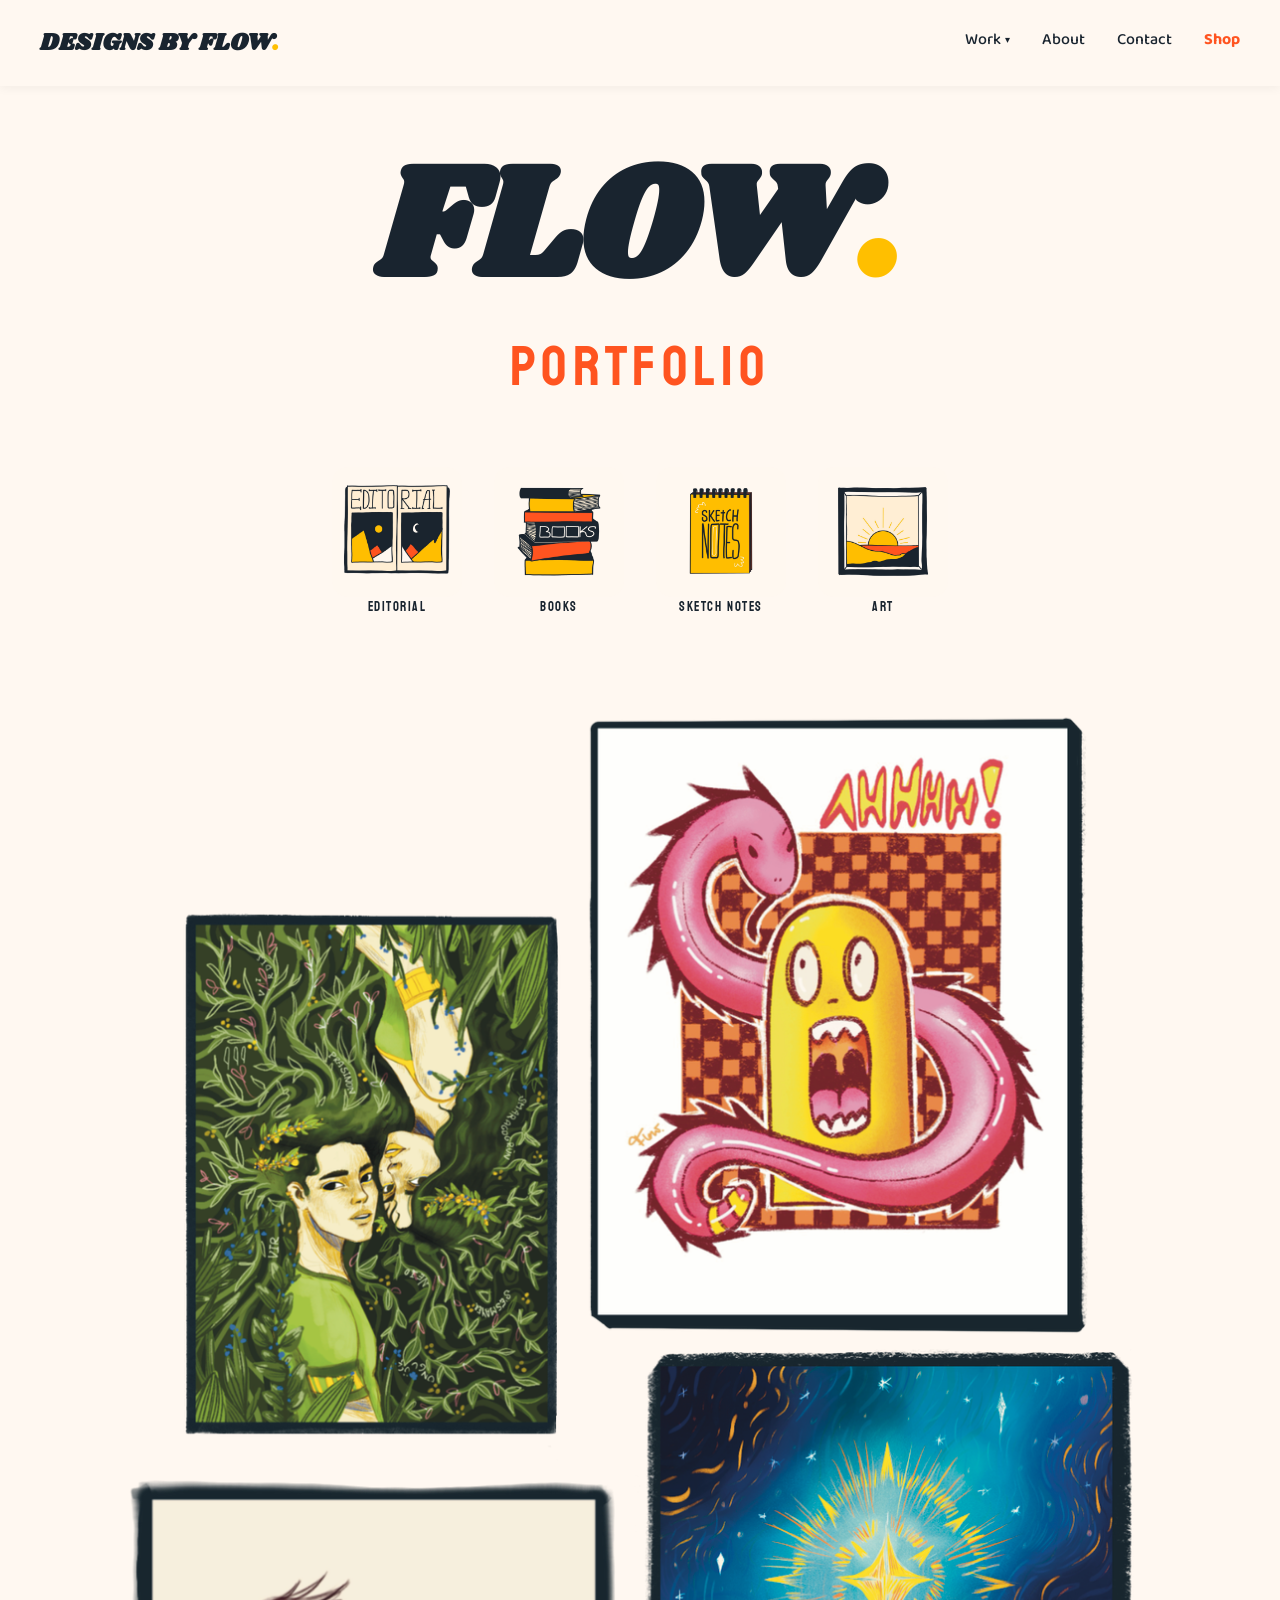
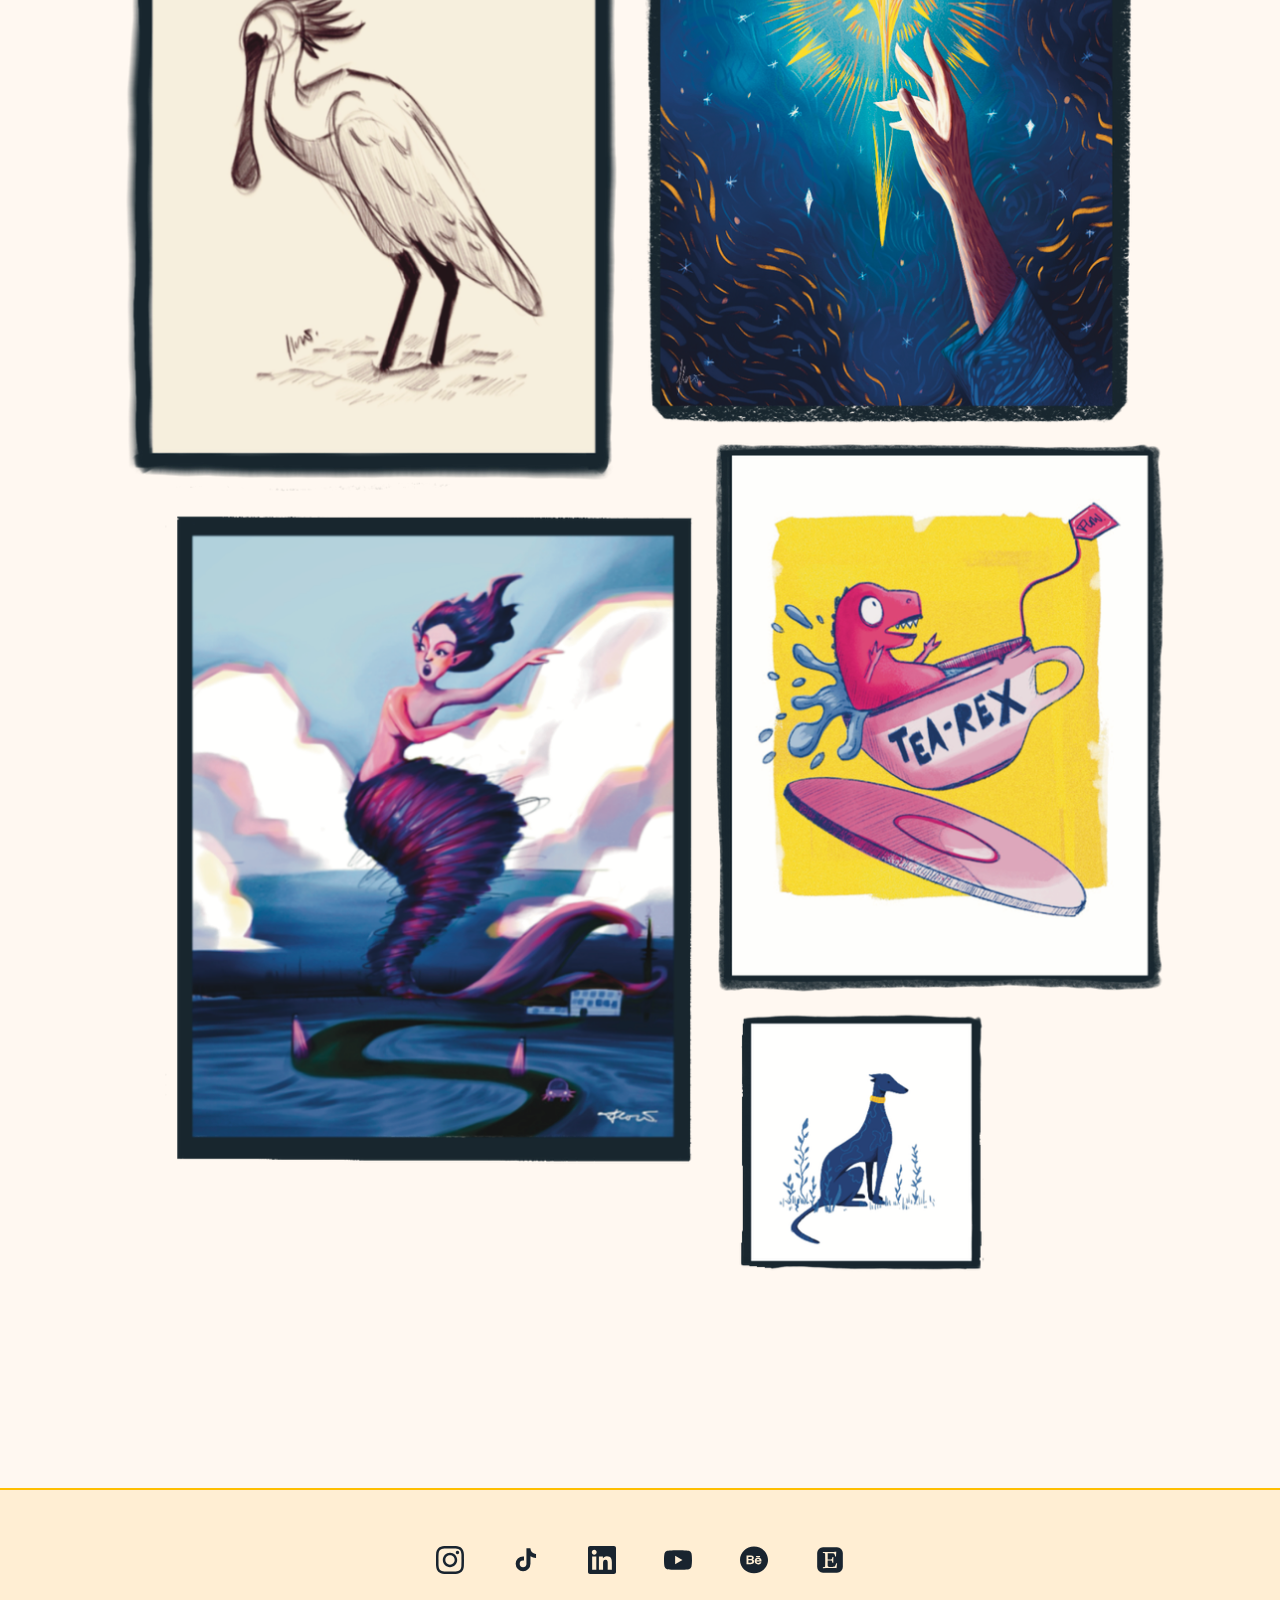
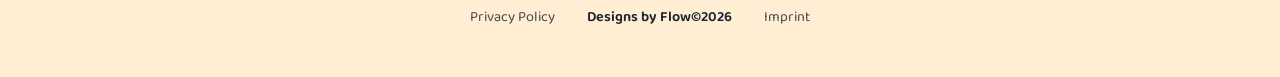
<file: index.html>
<!DOCTYPE html>
<html lang="en">
<head>
  <meta charset="UTF-8">
  <link rel="icon" type="image/svg+xml" href="assets/favicon.svg">
  <link rel="icon" type="image/x-icon" href="favicon.ico">
  <link rel="icon" type="image/png" sizes="32x32" href="assets/favicon-32.png">
  <link rel="icon" type="image/png" sizes="16x16" href="assets/favicon-16.png">
  <link rel="apple-touch-icon" sizes="180x180" href="assets/apple-touch-icon.png">
  <meta name="viewport" content="width=device-width, initial-scale=1.0">
  <meta name="description" content="Designs by Flow — editorial work, book illustration, sketchnotes, and personal art.">
  <meta property="og:title" content="Designs by Flow">
  <meta property="og:description" content="Editorial work, book illustration, sketchnotes, and personal art.">
  <meta property="og:type" content="website">
  <meta property="og:url" content="https://yourwebsite.com">
  <title>Designs by Flow</title>
  <link rel="stylesheet" href="css/styles.css">
  <link rel="canonical" href="https://yourwebsite.com">
</head>
<body>
  <!-- HEADER -->
  <header>
    <div class="header-container">
      <a href="index.html" class="logo">DESIGNS BY FLOW<span class="logo-dot">.</span></a>
      <button class="mobile-menu-btn" aria-label="Toggle navigation menu">☰</button>
      <nav>
        <div class="nav-dropdown">
          <a href="index.html">Work <span class="dropdown-arrow">▾</span></a>
          <div class="dropdown-menu">
            <a href="editorial.html">Editorial</a>
            <a href="book.html">Books</a>
            <a href="sketchnotes.html">Sketch Notes</a>
            <a href="art.html">Art</a>
          </div>
        </div>
        <a href="about.html">About</a>
        <a href="contact.html">Contact</a>
        <a href="shop.html" class="nav-shop">Shop</a>
      </nav>
    </div>
  </header>

  <!-- MAIN CONTENT -->
  <main>

    <!-- HERO -->
    <section class="portfolio-hero" id="home">
      <h1>FLOW<span class="logo-dot">.</span></h1>
      <p class="portfolio-subtitle">Portfolio</p>

      <!-- CATEGORY NAV CARDS -->
      <nav class="category-nav" aria-label="Portfolio categories">
        <a href="editorial.html" class="category-nav-card">
          <img src="assets/icon-editorial.jpg" alt="Editorial" class="category-nav-img">
          <span class="category-nav-label">Editorial</span>
        </a>
        <a href="book.html" class="category-nav-card">
          <img src="assets/icon-books.jpg" alt="Books" class="category-nav-img">
          <span class="category-nav-label">Books</span>
        </a>
        <a href="sketchnotes.html" class="category-nav-card">
          <img src="assets/icon-sketchnotes.jpg" alt="Sketch Notes" class="category-nav-img">
          <span class="category-nav-label">Sketch Notes</span>
        </a>
        <a href="art.html" class="category-nav-card">
          <img src="assets/icon-art.jpg" alt="Art" class="category-nav-img">
          <span class="category-nav-label">Art</span>
        </a>
      </nav>

      <div class="hero-artwork">
        <img src="assets/hero-artwork.png" alt="Featured artwork">
      </div>
    </section>

  </main>

  <!-- FOOTER -->
  <footer class="simple">
    <div class="social-links">
      <a href="https://www.instagram.com/designsbyflow_/" title="Instagram" aria-label="Instagram">
        <svg xmlns="http://www.w3.org/2000/svg" width="28" height="28" viewBox="0 0 24 24" fill="currentColor"><path d="M12 2.163c3.204 0 3.584.012 4.85.07 3.252.148 4.771 1.691 4.919 4.919.058 1.265.069 1.645.069 4.849 0 3.205-.012 3.584-.069 4.849-.149 3.225-1.664 4.771-4.919 4.919-1.266.058-1.644.07-4.85.07-3.204 0-3.584-.012-4.849-.07-3.26-.149-4.771-1.699-4.919-4.92-.058-1.265-.07-1.644-.07-4.849 0-3.204.013-3.583.07-4.849.149-3.227 1.664-4.771 4.919-4.919 1.266-.057 1.645-.069 4.849-.069zm0-2.163c-3.259 0-3.667.014-4.947.072-4.358.2-6.78 2.618-6.98 6.98-.059 1.281-.073 1.689-.073 4.948 0 3.259.014 3.668.072 4.948.2 4.358 2.618 6.78 6.98 6.98 1.281.058 1.689.072 4.948.072 3.259 0 3.668-.014 4.948-.072 4.354-.2 6.782-2.618 6.979-6.98.059-1.28.073-1.689.073-4.948 0-3.259-.014-3.667-.072-4.947-.196-4.354-2.617-6.78-6.979-6.98-1.281-.059-1.69-.073-4.949-.073zm0 5.838c-3.403 0-6.162 2.759-6.162 6.162s2.759 6.163 6.162 6.163 6.162-2.759 6.162-6.163c0-3.403-2.759-6.162-6.162-6.162zm0 10.162c-2.209 0-4-1.79-4-4 0-2.209 1.791-4 4-4s4 1.791 4 4c0 2.21-1.791 4-4 4zm6.406-11.845c-.796 0-1.441.645-1.441 1.44s.645 1.44 1.441 1.44c.795 0 1.439-.645 1.439-1.44s-.644-1.44-1.439-1.44z"/></svg>
      </a>
      <a href="https://www.tiktok.com/@designsbyflow" title="TikTok" aria-label="TikTok">
        <svg xmlns="http://www.w3.org/2000/svg" width="28" height="28" viewBox="0 0 24 24" fill="currentColor"><path d="M19.59 6.69a4.83 4.83 0 0 1-3.77-4.25V2h-3.45v13.67a2.89 2.89 0 0 1-2.88 2.5 2.89 2.89 0 0 1-2.89-2.89 2.89 2.89 0 0 1 2.89-2.89c.28 0 .54.04.79.1V9.01a6.34 6.34 0 0 0-.79-.05 6.34 6.34 0 0 0-6.34 6.34 6.34 6.34 0 0 0 6.34 6.34 6.34 6.34 0 0 0 6.33-6.34V8.69a8.18 8.18 0 0 0 4.78 1.53V6.77a4.85 4.85 0 0 1-1.01-.08z"/></svg>
      </a>
      <a href="https://www.linkedin.com/in/floriane-woodley-155141301/" title="LinkedIn" aria-label="LinkedIn">
        <svg xmlns="http://www.w3.org/2000/svg" width="28" height="28" viewBox="0 0 24 24" fill="currentColor"><path d="M20.447 20.452h-3.554v-5.569c0-1.328-.027-3.037-1.852-3.037-1.853 0-2.136 1.445-2.136 2.939v5.667H9.351V9h3.414v1.561h.046c.477-.9 1.637-1.85 3.37-1.85 3.601 0 4.267 2.37 4.267 5.455v6.286zM5.337 7.433c-1.144 0-2.063-.926-2.063-2.065 0-1.138.92-2.063 2.063-2.063 1.14 0 2.064.925 2.064 2.063 0 1.139-.925 2.065-2.064 2.065zm1.782 13.019H3.555V9h3.564v11.452zM22.225 0H1.771C.792 0 0 .774 0 1.729v20.542C0 23.227.792 24 1.771 24h20.451C23.2 24 24 23.227 24 22.271V1.729C24 .774 23.2 0 22.222 0h.003z"/></svg>
      </a>
      <a href="https://www.youtube.com/@designsbyflow" title="YouTube" aria-label="YouTube">
        <svg xmlns="http://www.w3.org/2000/svg" width="28" height="28" viewBox="0 0 24 24" fill="currentColor"><path d="M23.498 6.186a3.016 3.016 0 0 0-2.122-2.136C19.505 3.545 12 3.545 12 3.545s-7.505 0-9.377.505A3.017 3.017 0 0 0 .502 6.186C0 8.07 0 12 0 12s0 3.93.502 5.814a3.016 3.016 0 0 0 2.122 2.136c1.871.505 9.376.505 9.376.505s7.505 0 9.377-.505a3.015 3.015 0 0 0 2.122-2.136C24 15.93 24 12 24 12s0-3.93-.502-5.814zM9.545 15.568V8.432L15.818 12l-6.273 3.568z"/></svg>
      </a>
      <a href="https://www.behance.net/florianewoodley" title="Behance" aria-label="Behance">
        <svg xmlns="http://www.w3.org/2000/svg" width="28" height="28" viewBox="0 0 48 46" fill="currentColor"><path d="M24 0C37.2547 0 47.9998 10.2436 48 22.8799C48 35.5163 37.2548 45.7607 24 45.7607C10.7452 45.7607 0 35.5163 0 22.8799C0.000239765 10.2436 10.7453 0 24 0ZM30.9883 18.8369C29.2741 18.837 27.8818 19.3474 26.8057 20.3623C25.7325 21.3802 25.1953 22.8431 25.1953 24.75C25.1954 26.7824 25.7882 28.2516 26.9814 29.1533C28.169 30.0565 29.5437 30.5068 31.1016 30.5068C32.9875 30.5068 34.4553 29.9721 35.5029 28.9033C36.1742 28.2295 36.553 27.5652 36.6357 26.9141H33.5127C33.3321 27.2368 33.1212 27.4893 32.8818 27.6719C32.4469 28.0072 31.8793 28.1758 31.1855 28.1758C30.5264 28.1758 29.9646 28.0368 29.498 27.7607C28.7276 27.3176 28.3246 26.5431 28.2734 25.4404H36.7969C36.8104 24.4906 36.7771 23.7598 36.6943 23.2559C36.5528 22.3939 36.2428 21.6354 35.7598 20.9814C35.23 20.2397 34.5574 19.6961 33.7402 19.3535C32.9244 19.0095 32.0073 18.8369 30.9883 18.8369ZM11.2002 30.1318H18.3281C19.1318 30.1318 19.8757 30.0671 20.5635 29.9326C21.2513 29.7967 21.8464 29.5484 22.3506 29.1846C22.799 28.8675 23.1718 28.4765 23.4697 28.0137C23.9408 27.3144 24.1758 26.5235 24.1758 25.6416C24.1758 24.7867 23.9698 24.0593 23.5605 23.4619C23.1466 22.8631 22.5382 22.4249 21.7314 22.1475C22.2628 21.8926 22.6645 21.6094 22.9385 21.3008C23.4277 20.7487 23.6699 20.0168 23.6699 19.1094C23.6699 18.2276 23.4284 17.4716 22.9453 16.8389C22.14 15.8083 20.7744 15.2808 18.8447 15.2539H11.2002V30.1318ZM27.5586 17.7988H34.3379V15.9473H27.5586V17.7988Z"/><path d="M18.2489 23.582C18.9261 23.5877 19.4546 23.6726 19.8309 23.834C20.5035 24.1242 20.8377 24.655 20.8377 25.4307C20.8377 26.345 20.4915 26.9625 19.7977 27.2881C19.4169 27.4622 18.8805 27.5498 18.1942 27.5498H14.3533V23.582H18.2489ZM30.9901 21.21C31.7124 21.21 32.3159 21.407 32.8065 21.8018C33.2911 22.1996 33.5652 22.7775 33.6209 23.542H28.3485C28.4598 22.8258 28.732 22.2579 29.1639 21.8389C29.5959 21.4198 30.2074 21.21 30.9901 21.21ZM17.7967 17.8369C18.5537 17.8369 19.1771 17.9151 19.6678 18.0693C20.2337 18.293 20.5174 18.7502 20.5174 19.4453C20.5174 20.0681 20.3013 20.5037 19.8739 20.75C19.4435 20.9962 18.8855 21.1201 18.201 21.1201H14.3533V17.8369H17.7967Z"/></svg>
      </a>
      <a href="https://www.etsy.com/shop/DesignsByFlowShop" title="Etsy" aria-label="Etsy">
        <svg xmlns="http://www.w3.org/2000/svg" width="28" height="28" viewBox="0 0 24 24" fill="none"><rect x="1" y="1" width="22" height="22" rx="5" fill="currentColor"/><g transform="translate(5,5) scale(0.5833)"><path d="M8.559 2.445c0-.325.033-.52.59-.52h7.465c1.3 0 2.02 1.11 2.54 3.193l.42 1.666h1.27c.23-4.728.43-6.784.43-6.784s-3.196.36-5.09.36H6.635L1.521.196v1.37l1.725.326c1.21.24 1.5.496 1.6 1.606 0 0 .11 3.27.11 8.64 0 5.385-.09 8.61-.09 8.61 0 .973-.39 1.333-1.59 1.573l-1.722.33V24l5.13-.165h8.55c1.935 0 6.39.165 6.39.165.105-1.17.75-6.48.855-7.064h-1.2l-1.284 2.91c-1.005 2.28-2.476 2.445-4.11 2.445h-4.906c-1.63 0-2.415-.64-2.415-2.05V12.8s3.62 0 4.79.096c.912.064 1.463.325 1.76 1.598l.39 1.695h1.41l-.09-4.278.192-4.305h-1.391l-.45 1.89c-.283 1.244-.48 1.47-1.754 1.6-1.666.17-4.815.14-4.815.14V2.45h-.05z" fill="#FFEED3"/></g></svg>
      </a>
    </div>
    <div class="footer-legal">
      <a href="privacy-policy.html">Privacy Policy</a>
      <span>Designs by Flow©<span id="copyright-year"></span><script>document.getElementById("copyright-year").textContent=new Date().getFullYear();</script></span>
      <a href="imprint.html">Imprint</a>
    </div>
  </footer>

  <script src="js/script.js"></script>
</body>
</html>
</file>
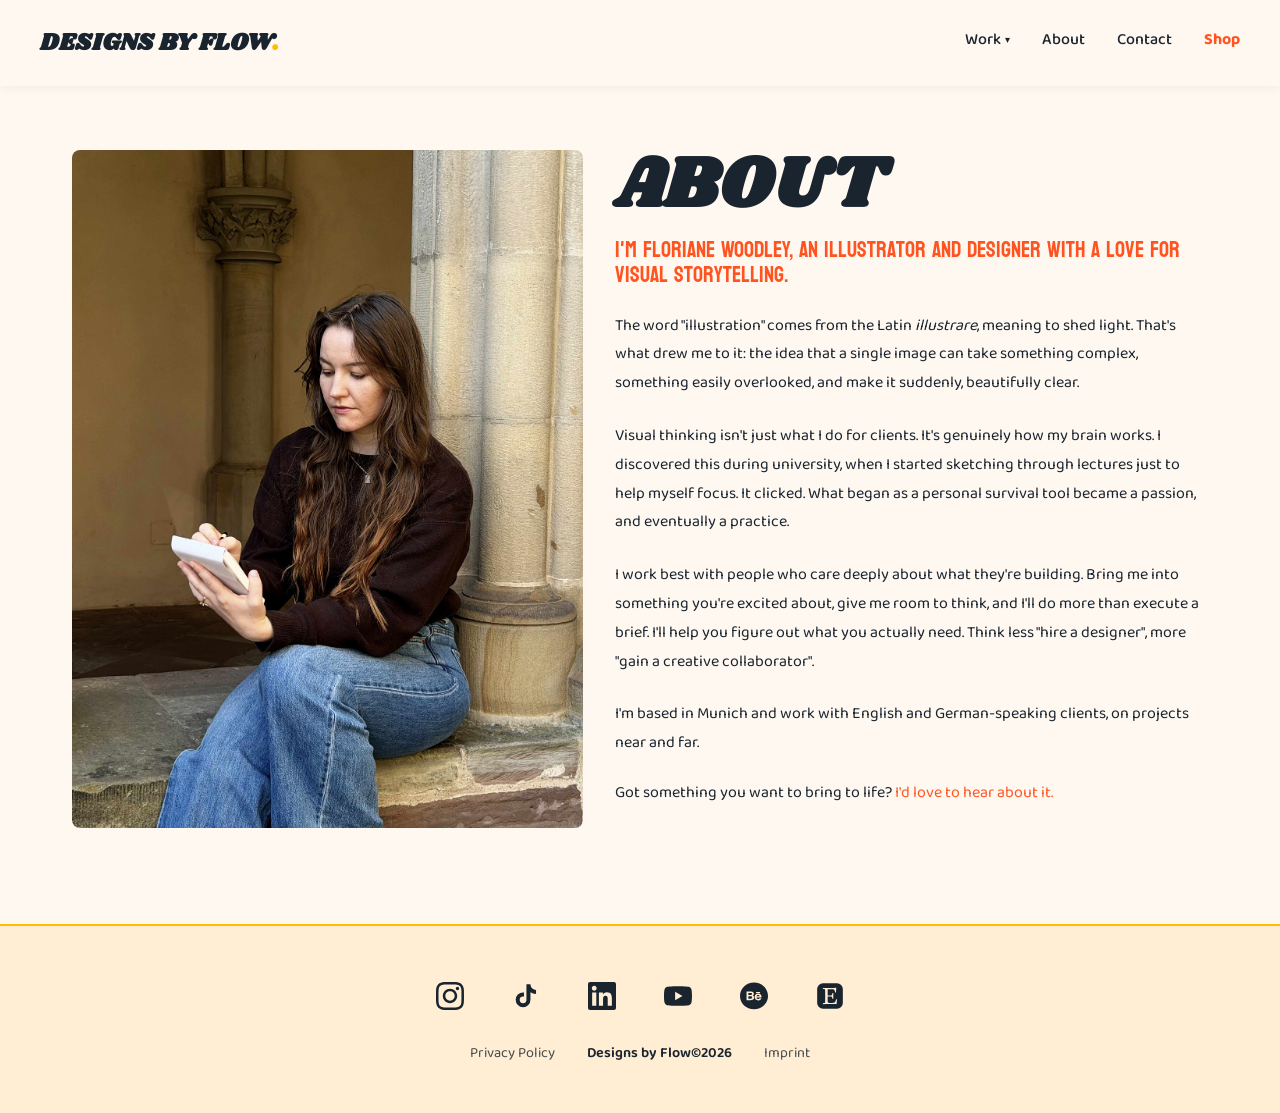
<file: about.html>
<!DOCTYPE html>
<html lang="en">
<head>
  <meta charset="UTF-8">
  <link rel="icon" type="image/svg+xml" href="assets/favicon.svg">
  <link rel="icon" type="image/x-icon" href="favicon.ico">
  <link rel="icon" type="image/png" sizes="32x32" href="assets/favicon-32.png">
  <link rel="icon" type="image/png" sizes="16x16" href="assets/favicon-16.png">
  <link rel="apple-touch-icon" sizes="180x180" href="assets/apple-touch-icon.png">
  <meta name="viewport" content="width=device-width, initial-scale=1.0">
  <meta name="description" content="About Flow — passionate creative professional in editorial design, book illustration, and visual storytelling.">
  <meta property="og:title" content="About — Designs by Flow">
  <meta property="og:type" content="website">
  <title>About — Designs by Flow</title>
  <link rel="stylesheet" href="css/styles.css">
  <link rel="canonical" href="https://yourwebsite.com/about.html">
</head>
<body>
  <!-- HEADER -->
  <header>
    <div class="header-container">
      <a href="index.html" class="logo">DESIGNS BY FLOW<span class="logo-dot">.</span></a>
      <button class="mobile-menu-btn" aria-label="Toggle navigation menu">☰</button>
      <nav>
        <div class="nav-dropdown">
          <a href="index.html">Work <span class="dropdown-arrow">▾</span></a>
          <div class="dropdown-menu">
            <a href="editorial.html">Editorial</a>
            <a href="book.html">Books</a>
            <a href="sketchnotes.html">Sketch Notes</a>
            <a href="art.html">Art</a>
          </div>
        </div>
        <a href="about.html" class="active">About</a>
        <a href="contact.html">Contact</a>
        <a href="shop.html" class="nav-shop">Shop</a>
      </nav>
    </div>
  </header>

  <!-- MAIN CONTENT -->
  <main>
    <section class="about-hero" id="about">
      <div class="about-hero-inner">
        <div class="about-hero-image">
          <img src="assets/about-1-new.jpg" alt="Portrait of Flow" class="about-portrait">
        </div>
        <div class="about-hero-content">
          <h1 class="display-heading">About</h1>
          <p style="font-family: 'Bayon', sans-serif; color: #FF5420; font-size: 1.4em; line-height: 1.1;">I'm Floriane Woodley, an illustrator and designer with a love for visual storytelling.</p>
          <p>The word "illustration" comes from the Latin <em>illustrare</em>, meaning to shed light. That's what drew me to it: the idea that a single image can take something complex, something easily overlooked, and make it suddenly, beautifully clear.</p>
          <p>Visual thinking isn't just what I do for clients. It's genuinely how my brain works. I discovered this during university, when I started sketching through lectures just to help myself focus. It clicked. What began as a personal survival tool became a passion, and eventually a practice.</p>
          <p>I work best with people who care deeply about what they're building. Bring me into something you're excited about, give me room to think, and I'll do more than execute a brief. I'll help you figure out what you actually need. Think less "hire a designer", more "gain a creative collaborator".</p>
          <p>I'm based in Munich and work with English and German-speaking clients, on projects near and far.</p>
          <p class="about-closing">Got something you want to bring to life? <a href="contact.html" style="color: #FF5420;">I'd love to hear about it.</a></p>
        </div>
      </div>
    </section>
  </main>

  <!-- FOOTER -->
  <footer class="simple">
    <div class="social-links">
      <a href="https://www.instagram.com/designsbyflow_/" title="Instagram" aria-label="Instagram">
        <svg xmlns="http://www.w3.org/2000/svg" width="28" height="28" viewBox="0 0 24 24" fill="currentColor"><path d="M12 2.163c3.204 0 3.584.012 4.85.07 3.252.148 4.771 1.691 4.919 4.919.058 1.265.069 1.645.069 4.849 0 3.205-.012 3.584-.069 4.849-.149 3.225-1.664 4.771-4.919 4.919-1.266.058-1.644.07-4.85.07-3.204 0-3.584-.012-4.849-.07-3.26-.149-4.771-1.699-4.919-4.92-.058-1.265-.07-1.644-.07-4.849 0-3.204.013-3.583.07-4.849.149-3.227 1.664-4.771 4.919-4.919 1.266-.057 1.645-.069 4.849-.069zm0-2.163c-3.259 0-3.667.014-4.947.072-4.358.2-6.78 2.618-6.98 6.98-.059 1.281-.073 1.689-.073 4.948 0 3.259.014 3.668.072 4.948.2 4.358 2.618 6.78 6.98 6.98 1.281.058 1.689.072 4.948.072 3.259 0 3.668-.014 4.948-.072 4.354-.2 6.782-2.618 6.979-6.98.059-1.28.073-1.689.073-4.948 0-3.259-.014-3.667-.072-4.947-.196-4.354-2.617-6.78-6.979-6.98-1.281-.059-1.69-.073-4.949-.073zm0 5.838c-3.403 0-6.162 2.759-6.162 6.162s2.759 6.163 6.162 6.163 6.162-2.759 6.162-6.163c0-3.403-2.759-6.162-6.162-6.162zm0 10.162c-2.209 0-4-1.79-4-4 0-2.209 1.791-4 4-4s4 1.791 4 4c0 2.21-1.791 4-4 4zm6.406-11.845c-.796 0-1.441.645-1.441 1.44s.645 1.44 1.441 1.44c.795 0 1.439-.645 1.439-1.44s-.644-1.44-1.439-1.44z"/></svg>
      </a>
      <a href="https://www.tiktok.com/@designsbyflow" title="TikTok" aria-label="TikTok">
        <svg xmlns="http://www.w3.org/2000/svg" width="28" height="28" viewBox="0 0 24 24" fill="currentColor"><path d="M19.59 6.69a4.83 4.83 0 0 1-3.77-4.25V2h-3.45v13.67a2.89 2.89 0 0 1-2.88 2.5 2.89 2.89 0 0 1-2.89-2.89 2.89 2.89 0 0 1 2.89-2.89c.28 0 .54.04.79.1V9.01a6.34 6.34 0 0 0-.79-.05 6.34 6.34 0 0 0-6.34 6.34 6.34 6.34 0 0 0 6.34 6.34 6.34 6.34 0 0 0 6.33-6.34V8.69a8.18 8.18 0 0 0 4.78 1.53V6.77a4.85 4.85 0 0 1-1.01-.08z"/></svg>
      </a>
      <a href="https://www.linkedin.com/in/floriane-woodley-155141301/" title="LinkedIn" aria-label="LinkedIn">
        <svg xmlns="http://www.w3.org/2000/svg" width="28" height="28" viewBox="0 0 24 24" fill="currentColor"><path d="M20.447 20.452h-3.554v-5.569c0-1.328-.027-3.037-1.852-3.037-1.853 0-2.136 1.445-2.136 2.939v5.667H9.351V9h3.414v1.561h.046c.477-.9 1.637-1.85 3.37-1.85 3.601 0 4.267 2.37 4.267 5.455v6.286zM5.337 7.433c-1.144 0-2.063-.926-2.063-2.065 0-1.138.92-2.063 2.063-2.063 1.14 0 2.064.925 2.064 2.063 0 1.139-.925 2.065-2.064 2.065zm1.782 13.019H3.555V9h3.564v11.452zM22.225 0H1.771C.792 0 0 .774 0 1.729v20.542C0 23.227.792 24 1.771 24h20.451C23.2 24 24 23.227 24 22.271V1.729C24 .774 23.2 0 22.222 0h.003z"/></svg>
      </a>
      <a href="https://www.youtube.com/@designsbyflow" title="YouTube" aria-label="YouTube">
        <svg xmlns="http://www.w3.org/2000/svg" width="28" height="28" viewBox="0 0 24 24" fill="currentColor"><path d="M23.498 6.186a3.016 3.016 0 0 0-2.122-2.136C19.505 3.545 12 3.545 12 3.545s-7.505 0-9.377.505A3.017 3.017 0 0 0 .502 6.186C0 8.07 0 12 0 12s0 3.93.502 5.814a3.016 3.016 0 0 0 2.122 2.136c1.871.505 9.376.505 9.376.505s7.505 0 9.377-.505a3.015 3.015 0 0 0 2.122-2.136C24 15.93 24 12 24 12s0-3.93-.502-5.814zM9.545 15.568V8.432L15.818 12l-6.273 3.568z"/></svg>
      </a>
      <a href="https://www.behance.net/florianewoodley" title="Behance" aria-label="Behance">
        <svg xmlns="http://www.w3.org/2000/svg" width="28" height="28" viewBox="0 0 48 46" fill="currentColor"><path d="M24 0C37.2547 0 47.9998 10.2436 48 22.8799C48 35.5163 37.2548 45.7607 24 45.7607C10.7452 45.7607 0 35.5163 0 22.8799C0.000239765 10.2436 10.7453 0 24 0ZM30.9883 18.8369C29.2741 18.837 27.8818 19.3474 26.8057 20.3623C25.7325 21.3802 25.1953 22.8431 25.1953 24.75C25.1954 26.7824 25.7882 28.2516 26.9814 29.1533C28.169 30.0565 29.5437 30.5068 31.1016 30.5068C32.9875 30.5068 34.4553 29.9721 35.5029 28.9033C36.1742 28.2295 36.553 27.5652 36.6357 26.9141H33.5127C33.3321 27.2368 33.1212 27.4893 32.8818 27.6719C32.4469 28.0072 31.8793 28.1758 31.1855 28.1758C30.5264 28.1758 29.9646 28.0368 29.498 27.7607C28.7276 27.3176 28.3246 26.5431 28.2734 25.4404H36.7969C36.8104 24.4906 36.7771 23.7598 36.6943 23.2559C36.5528 22.3939 36.2428 21.6354 35.7598 20.9814C35.23 20.2397 34.5574 19.6961 33.7402 19.3535C32.9244 19.0095 32.0073 18.8369 30.9883 18.8369ZM11.2002 30.1318H18.3281C19.1318 30.1318 19.8757 30.0671 20.5635 29.9326C21.2513 29.7967 21.8464 29.5484 22.3506 29.1846C22.799 28.8675 23.1718 28.4765 23.4697 28.0137C23.9408 27.3144 24.1758 26.5235 24.1758 25.6416C24.1758 24.7867 23.9698 24.0593 23.5605 23.4619C23.1466 22.8631 22.5382 22.4249 21.7314 22.1475C22.2628 21.8926 22.6645 21.6094 22.9385 21.3008C23.4277 20.7487 23.6699 20.0168 23.6699 19.1094C23.6699 18.2276 23.4284 17.4716 22.9453 16.8389C22.14 15.8083 20.7744 15.2808 18.8447 15.2539H11.2002V30.1318ZM27.5586 17.7988H34.3379V15.9473H27.5586V17.7988Z"/><path d="M18.2489 23.582C18.9261 23.5877 19.4546 23.6726 19.8309 23.834C20.5035 24.1242 20.8377 24.655 20.8377 25.4307C20.8377 26.345 20.4915 26.9625 19.7977 27.2881C19.4169 27.4622 18.8805 27.5498 18.1942 27.5498H14.3533V23.582H18.2489ZM30.9901 21.21C31.7124 21.21 32.3159 21.407 32.8065 21.8018C33.2911 22.1996 33.5652 22.7775 33.6209 23.542H28.3485C28.4598 22.8258 28.732 22.2579 29.1639 21.8389C29.5959 21.4198 30.2074 21.21 30.9901 21.21ZM17.7967 17.8369C18.5537 17.8369 19.1771 17.9151 19.6678 18.0693C20.2337 18.293 20.5174 18.7502 20.5174 19.4453C20.5174 20.0681 20.3013 20.5037 19.8739 20.75C19.4435 20.9962 18.8855 21.1201 18.201 21.1201H14.3533V17.8369H17.7967Z"/></svg>
      </a>
      <a href="https://www.etsy.com/shop/DesignsByFlowShop" title="Etsy" aria-label="Etsy">
        <svg xmlns="http://www.w3.org/2000/svg" width="28" height="28" viewBox="0 0 24 24" fill="none"><rect x="1" y="1" width="22" height="22" rx="5" fill="currentColor"/><g transform="translate(5,5) scale(0.5833)"><path d="M8.559 2.445c0-.325.033-.52.59-.52h7.465c1.3 0 2.02 1.11 2.54 3.193l.42 1.666h1.27c.23-4.728.43-6.784.43-6.784s-3.196.36-5.09.36H6.635L1.521.196v1.37l1.725.326c1.21.24 1.5.496 1.6 1.606 0 0 .11 3.27.11 8.64 0 5.385-.09 8.61-.09 8.61 0 .973-.39 1.333-1.59 1.573l-1.722.33V24l5.13-.165h8.55c1.935 0 6.39.165 6.39.165.105-1.17.75-6.48.855-7.064h-1.2l-1.284 2.91c-1.005 2.28-2.476 2.445-4.11 2.445h-4.906c-1.63 0-2.415-.64-2.415-2.05V12.8s3.62 0 4.79.096c.912.064 1.463.325 1.76 1.598l.39 1.695h1.41l-.09-4.278.192-4.305h-1.391l-.45 1.89c-.283 1.244-.48 1.47-1.754 1.6-1.666.17-4.815.14-4.815.14V2.45h-.05z" fill="#FFEED3"/></g></svg>
      </a>
    </div>
    <div class="footer-legal">
      <a href="privacy-policy.html">Privacy Policy</a>
      <span>Designs by Flow©<span id="copyright-year"></span><script>document.getElementById("copyright-year").textContent=new Date().getFullYear();</script></span>
      <a href="imprint.html">Imprint</a>
    </div>
  </footer>

  <script src="js/script.js"></script>
</body>
</html>
</file>
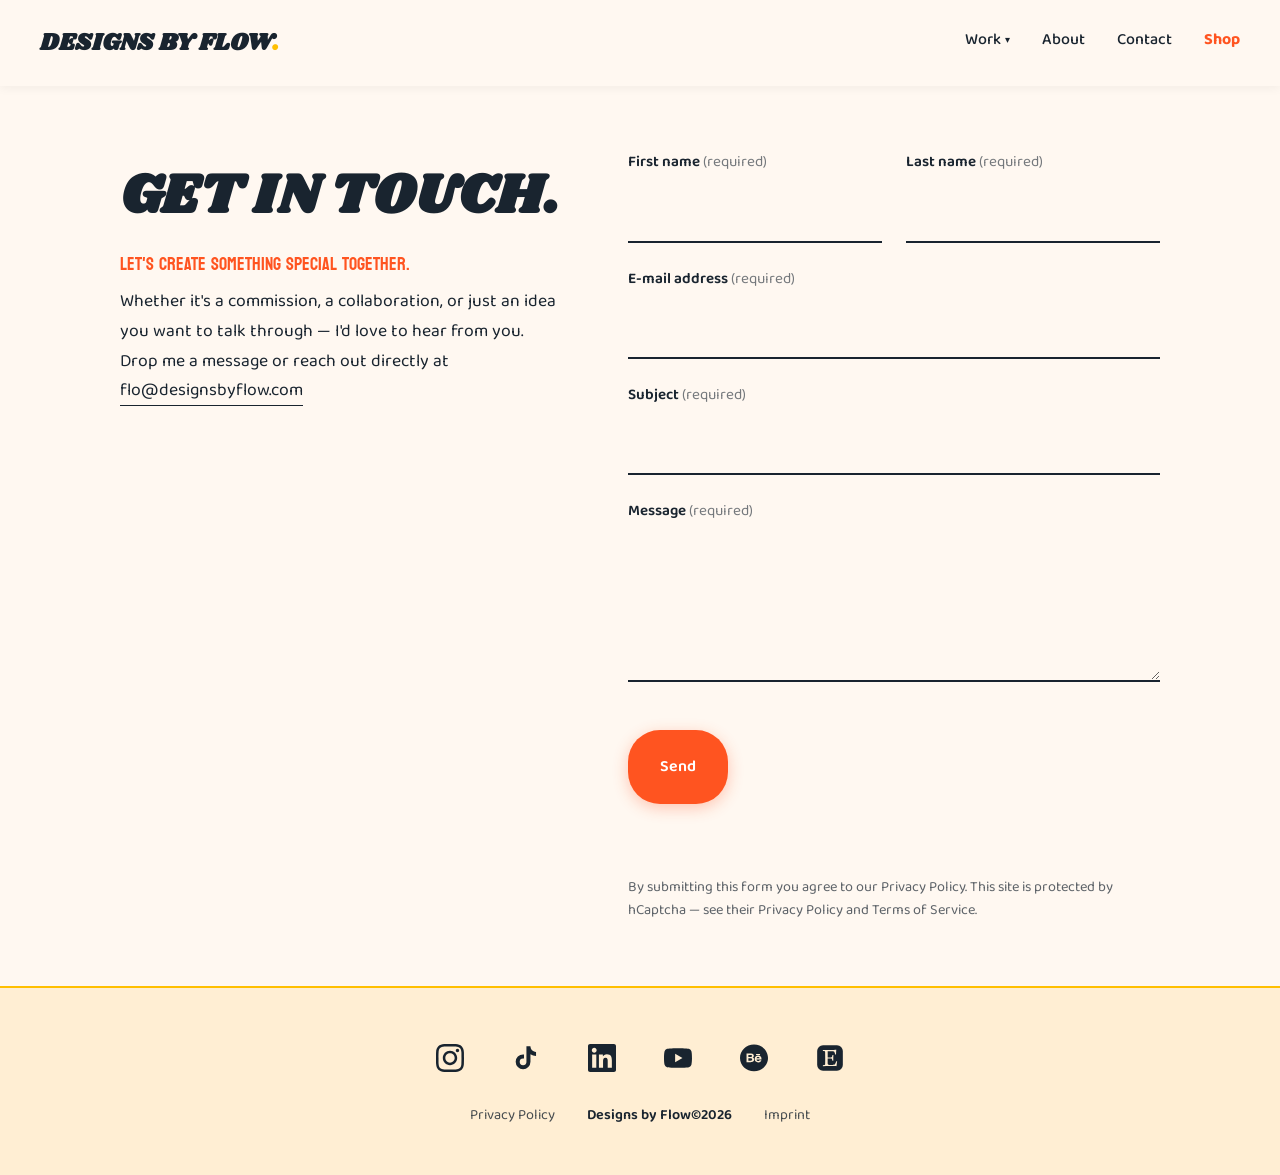
<file: contact.html>
<!DOCTYPE html>
<html lang="en">
<head>
  <meta charset="UTF-8">
  <link rel="icon" type="image/svg+xml" href="assets/favicon.svg">
  <link rel="icon" type="image/x-icon" href="favicon.ico">
  <link rel="icon" type="image/png" sizes="32x32" href="assets/favicon-32.png">
  <link rel="icon" type="image/png" sizes="16x16" href="assets/favicon-16.png">
  <link rel="apple-touch-icon" sizes="180x180" href="assets/apple-touch-icon.png">
  <meta name="viewport" content="width=device-width, initial-scale=1.0">
  <meta name="description" content="Contact Flow — get in touch for creative projects, commissions, and collaborations.">
  <meta property="og:title" content="Contact — Designs by Flow">
  <meta property="og:type" content="website">
  <title>Contact — Designs by Flow</title>
  <link rel="stylesheet" href="css/styles.css">
  <link rel="canonical" href="https://yourwebsite.com/contact.html">
  <script src="https://js.hcaptcha.com/1/api.js" async defer></script>
</head>
<body>
  <!-- HEADER -->
  <header>
    <div class="header-container">
      <a href="index.html" class="logo">DESIGNS BY FLOW<span class="logo-dot">.</span></a>
      <button class="mobile-menu-btn" aria-label="Toggle navigation menu">☰</button>
      <nav>
        <div class="nav-dropdown">
          <a href="index.html">Work <span class="dropdown-arrow">▾</span></a>
          <div class="dropdown-menu">
            <a href="editorial.html">Editorial</a>
            <a href="book.html">Books</a>
            <a href="sketchnotes.html">Sketch Notes</a>
            <a href="art.html">Art</a>
          </div>
        </div>
        <a href="about.html">About</a>
        <a href="contact.html" class="active">Contact</a>
        <a href="shop.html" class="nav-shop">Shop</a>
      </nav>
    </div>
  </header>

  <!-- MAIN CONTENT -->
  <main>
    <section class="contact-section" id="contact">
      <div class="contact-layout">

        <div class="contact-intro">
          <h1 class="contact-heading">Get in touch.</h1>
          <p class="contact-subheading">Let's create something special together.</p>
          <p>Whether it's a commission, a collaboration, or just an idea you want to talk through — I'd love to hear from you. Drop me a message or reach out directly at <a href="mailto:flo@designsbyflow.com" class="contact-email-link">flo@designsbyflow.com</a></p>
        </div>

        <div class="contact-form-wrap">
          <form id="contact-form" class="contact-form" novalidate>

            <!-- Honeypot — hidden from real users, traps bots -->
            <div style="display:none" aria-hidden="true">
              <input type="text" name="_honey" tabindex="-1" autocomplete="off">
            </div>

            <div class="form-row">
              <div class="form-group">
                <label for="first-name">First name <span class="required">(required)</span></label>
                <input type="text" id="first-name" name="fi-sender-firstName" required>
              </div>
              <div class="form-group">
                <label for="last-name">Last name <span class="required">(required)</span></label>
                <input type="text" id="last-name" name="fi-sender-lastName" required>
              </div>
            </div>

            <div class="form-group">
              <label for="email">E-mail address <span class="required">(required)</span></label>
              <input type="email" id="email" name="fi-sender-email" required>
            </div>

            <div class="form-group">
              <label for="subject">Subject <span class="required">(required)</span></label>
              <input type="text" id="subject" name="fi-text-subject" required>
            </div>

            <div class="form-group">
              <label for="message">Message <span class="required">(required)</span></label>
              <textarea id="message" name="fi-text-message" required></textarea>
            </div>

            <div class="h-captcha" data-sitekey="13ac9982-4180-40d8-934c-49aceb3217a6"></div>

            <button type="submit" class="btn btn-accent form-submit">Send</button>

            <p id="form-status" role="status" aria-live="polite"></p>

            <div class="privacy-notice">
              By submitting this form you agree to our <a href="privacy-policy.html">Privacy Policy</a>.
              This site is protected by hCaptcha — see their <a href="https://www.hcaptcha.com/privacy" target="_blank" rel="noopener">Privacy Policy</a> and <a href="https://www.hcaptcha.com/terms" target="_blank" rel="noopener">Terms of Service</a>.
            </div>
          </form>
        </div>

      </div>
    </section>
  </main>

  <!-- FOOTER -->
  <footer class="simple">
    <div class="social-links">
      <a href="https://www.instagram.com/designsbyflow_/" title="Instagram" aria-label="Instagram">
        <svg xmlns="http://www.w3.org/2000/svg" width="28" height="28" viewBox="0 0 24 24" fill="currentColor"><path d="M12 2.163c3.204 0 3.584.012 4.85.07 3.252.148 4.771 1.691 4.919 4.919.058 1.265.069 1.645.069 4.849 0 3.205-.012 3.584-.069 4.849-.149 3.225-1.664 4.771-4.919 4.919-1.266.058-1.644.07-4.85.07-3.204 0-3.584-.012-4.849-.07-3.26-.149-4.771-1.699-4.919-4.92-.058-1.265-.07-1.644-.07-4.849 0-3.204.013-3.583.07-4.849.149-3.227 1.664-4.771 4.919-4.919 1.266-.057 1.645-.069 4.849-.069zm0-2.163c-3.259 0-3.667.014-4.947.072-4.358.2-6.78 2.618-6.98 6.98-.059 1.281-.073 1.689-.073 4.948 0 3.259.014 3.668.072 4.948.2 4.358 2.618 6.78 6.98 6.98 1.281.058 1.689.072 4.948.072 3.259 0 3.668-.014 4.948-.072 4.354-.2 6.782-2.618 6.979-6.98.059-1.28.073-1.689.073-4.948 0-3.259-.014-3.667-.072-4.947-.196-4.354-2.617-6.78-6.979-6.98-1.281-.059-1.69-.073-4.949-.073zm0 5.838c-3.403 0-6.162 2.759-6.162 6.162s2.759 6.163 6.162 6.163 6.162-2.759 6.162-6.163c0-3.403-2.759-6.162-6.162-6.162zm0 10.162c-2.209 0-4-1.79-4-4 0-2.209 1.791-4 4-4s4 1.791 4 4c0 2.21-1.791 4-4 4zm6.406-11.845c-.796 0-1.441.645-1.441 1.44s.645 1.44 1.441 1.44c.795 0 1.439-.645 1.439-1.44s-.644-1.44-1.439-1.44z"/></svg>
      </a>
      <a href="https://www.tiktok.com/@designsbyflow" title="TikTok" aria-label="TikTok">
        <svg xmlns="http://www.w3.org/2000/svg" width="28" height="28" viewBox="0 0 24 24" fill="currentColor"><path d="M19.59 6.69a4.83 4.83 0 0 1-3.77-4.25V2h-3.45v13.67a2.89 2.89 0 0 1-2.88 2.5 2.89 2.89 0 0 1-2.89-2.89 2.89 2.89 0 0 1 2.89-2.89c.28 0 .54.04.79.1V9.01a6.34 6.34 0 0 0-.79-.05 6.34 6.34 0 0 0-6.34 6.34 6.34 6.34 0 0 0 6.34 6.34 6.34 6.34 0 0 0 6.33-6.34V8.69a8.18 8.18 0 0 0 4.78 1.53V6.77a4.85 4.85 0 0 1-1.01-.08z"/></svg>
      </a>
      <a href="https://www.linkedin.com/in/floriane-woodley-155141301/" title="LinkedIn" aria-label="LinkedIn">
        <svg xmlns="http://www.w3.org/2000/svg" width="28" height="28" viewBox="0 0 24 24" fill="currentColor"><path d="M20.447 20.452h-3.554v-5.569c0-1.328-.027-3.037-1.852-3.037-1.853 0-2.136 1.445-2.136 2.939v5.667H9.351V9h3.414v1.561h.046c.477-.9 1.637-1.85 3.37-1.85 3.601 0 4.267 2.37 4.267 5.455v6.286zM5.337 7.433c-1.144 0-2.063-.926-2.063-2.065 0-1.138.92-2.063 2.063-2.063 1.14 0 2.064.925 2.064 2.063 0 1.139-.925 2.065-2.064 2.065zm1.782 13.019H3.555V9h3.564v11.452zM22.225 0H1.771C.792 0 0 .774 0 1.729v20.542C0 23.227.792 24 1.771 24h20.451C23.2 24 24 23.227 24 22.271V1.729C24 .774 23.2 0 22.222 0h.003z"/></svg>
      </a>
      <a href="https://www.youtube.com/@designsbyflow" title="YouTube" aria-label="YouTube">
        <svg xmlns="http://www.w3.org/2000/svg" width="28" height="28" viewBox="0 0 24 24" fill="currentColor"><path d="M23.498 6.186a3.016 3.016 0 0 0-2.122-2.136C19.505 3.545 12 3.545 12 3.545s-7.505 0-9.377.505A3.017 3.017 0 0 0 .502 6.186C0 8.07 0 12 0 12s0 3.93.502 5.814a3.016 3.016 0 0 0 2.122 2.136c1.871.505 9.376.505 9.376.505s7.505 0 9.377-.505a3.015 3.015 0 0 0 2.122-2.136C24 15.93 24 12 24 12s0-3.93-.502-5.814zM9.545 15.568V8.432L15.818 12l-6.273 3.568z"/></svg>
      </a>
      <a href="https://www.behance.net/florianewoodley" title="Behance" aria-label="Behance">
        <svg xmlns="http://www.w3.org/2000/svg" width="28" height="28" viewBox="0 0 48 46" fill="currentColor"><path d="M24 0C37.2547 0 47.9998 10.2436 48 22.8799C48 35.5163 37.2548 45.7607 24 45.7607C10.7452 45.7607 0 35.5163 0 22.8799C0.000239765 10.2436 10.7453 0 24 0ZM30.9883 18.8369C29.2741 18.837 27.8818 19.3474 26.8057 20.3623C25.7325 21.3802 25.1953 22.8431 25.1953 24.75C25.1954 26.7824 25.7882 28.2516 26.9814 29.1533C28.169 30.0565 29.5437 30.5068 31.1016 30.5068C32.9875 30.5068 34.4553 29.9721 35.5029 28.9033C36.1742 28.2295 36.553 27.5652 36.6357 26.9141H33.5127C33.3321 27.2368 33.1212 27.4893 32.8818 27.6719C32.4469 28.0072 31.8793 28.1758 31.1855 28.1758C30.5264 28.1758 29.9646 28.0368 29.498 27.7607C28.7276 27.3176 28.3246 26.5431 28.2734 25.4404H36.7969C36.8104 24.4906 36.7771 23.7598 36.6943 23.2559C36.5528 22.3939 36.2428 21.6354 35.7598 20.9814C35.23 20.2397 34.5574 19.6961 33.7402 19.3535C32.9244 19.0095 32.0073 18.8369 30.9883 18.8369ZM11.2002 30.1318H18.3281C19.1318 30.1318 19.8757 30.0671 20.5635 29.9326C21.2513 29.7967 21.8464 29.5484 22.3506 29.1846C22.799 28.8675 23.1718 28.4765 23.4697 28.0137C23.9408 27.3144 24.1758 26.5235 24.1758 25.6416C24.1758 24.7867 23.9698 24.0593 23.5605 23.4619C23.1466 22.8631 22.5382 22.4249 21.7314 22.1475C22.2628 21.8926 22.6645 21.6094 22.9385 21.3008C23.4277 20.7487 23.6699 20.0168 23.6699 19.1094C23.6699 18.2276 23.4284 17.4716 22.9453 16.8389C22.14 15.8083 20.7744 15.2808 18.8447 15.2539H11.2002V30.1318ZM27.5586 17.7988H34.3379V15.9473H27.5586V17.7988Z"/><path d="M18.2489 23.582C18.9261 23.5877 19.4546 23.6726 19.8309 23.834C20.5035 24.1242 20.8377 24.655 20.8377 25.4307C20.8377 26.345 20.4915 26.9625 19.7977 27.2881C19.4169 27.4622 18.8805 27.5498 18.1942 27.5498H14.3533V23.582H18.2489ZM30.9901 21.21C31.7124 21.21 32.3159 21.407 32.8065 21.8018C33.2911 22.1996 33.5652 22.7775 33.6209 23.542H28.3485C28.4598 22.8258 28.732 22.2579 29.1639 21.8389C29.5959 21.4198 30.2074 21.21 30.9901 21.21ZM17.7967 17.8369C18.5537 17.8369 19.1771 17.9151 19.6678 18.0693C20.2337 18.293 20.5174 18.7502 20.5174 19.4453C20.5174 20.0681 20.3013 20.5037 19.8739 20.75C19.4435 20.9962 18.8855 21.1201 18.201 21.1201H14.3533V17.8369H17.7967Z"/></svg>
      </a>
      <a href="https://www.etsy.com/shop/DesignsByFlowShop" title="Etsy" aria-label="Etsy">
        <svg xmlns="http://www.w3.org/2000/svg" width="28" height="28" viewBox="0 0 24 24" fill="none"><rect x="1" y="1" width="22" height="22" rx="5" fill="currentColor"/><g transform="translate(5,5) scale(0.5833)"><path d="M8.559 2.445c0-.325.033-.52.59-.52h7.465c1.3 0 2.02 1.11 2.54 3.193l.42 1.666h1.27c.23-4.728.43-6.784.43-6.784s-3.196.36-5.09.36H6.635L1.521.196v1.37l1.725.326c1.21.24 1.5.496 1.6 1.606 0 0 .11 3.27.11 8.64 0 5.385-.09 8.61-.09 8.61 0 .973-.39 1.333-1.59 1.573l-1.722.33V24l5.13-.165h8.55c1.935 0 6.39.165 6.39.165.105-1.17.75-6.48.855-7.064h-1.2l-1.284 2.91c-1.005 2.28-2.476 2.445-4.11 2.445h-4.906c-1.63 0-2.415-.64-2.415-2.05V12.8s3.62 0 4.79.096c.912.064 1.463.325 1.76 1.598l.39 1.695h1.41l-.09-4.278.192-4.305h-1.391l-.45 1.89c-.283 1.244-.48 1.47-1.754 1.6-1.666.17-4.815.14-4.815.14V2.45h-.05z" fill="#FFEED3"/></g></svg>
      </a>
    </div>
    <div class="footer-legal">
      <a href="privacy-policy.html">Privacy Policy</a>
      <span>Designs by Flow©<span id="copyright-year"></span><script>document.getElementById("copyright-year").textContent=new Date().getFullYear();</script></span>
      <a href="imprint.html">Imprint</a>
    </div>
  </footer>

  <script src="js/script.js"></script>
  <script src="https://forminit.com/sdk/v1/forminit.js"></script>
  <script>
    const forminit = new Forminit();
    const FORM_ID = 'a8lioj5axv5';

    document.getElementById('contact-form').addEventListener('submit', async function(e) {
      e.preventDefault();

      const statusEl = document.getElementById('form-status');
      const submitBtn = this.querySelector('button[type="submit"]');

      // Check hCaptcha
      const token = hcaptcha.getResponse();
      if (!token) {
        statusEl.textContent = 'Please complete the captcha check.';
        statusEl.style.color = 'var(--accent)';
        return;
      }

      // Disable button while sending
      submitBtn.disabled = true;
      submitBtn.textContent = 'Sending…';
      statusEl.textContent = '';

      const formData = new FormData(this);
      formData.append('h-captcha-response', token);

      const { data, error } = await forminit.submit(FORM_ID, formData);

      if (error) {
        statusEl.textContent = 'Something went wrong — please try again or email me directly.';
        statusEl.style.color = 'var(--accent)';
        hcaptcha.reset();
        submitBtn.disabled = false;
        submitBtn.textContent = 'Send';
        return;
      }

      statusEl.textContent = 'Message sent! I\'ll be in touch soon.';
      statusEl.style.color = 'var(--text)';
      this.reset();
      hcaptcha.reset();
      submitBtn.disabled = false;
      submitBtn.textContent = 'Send';
    });
  </script>
</body>
</html>
</file>
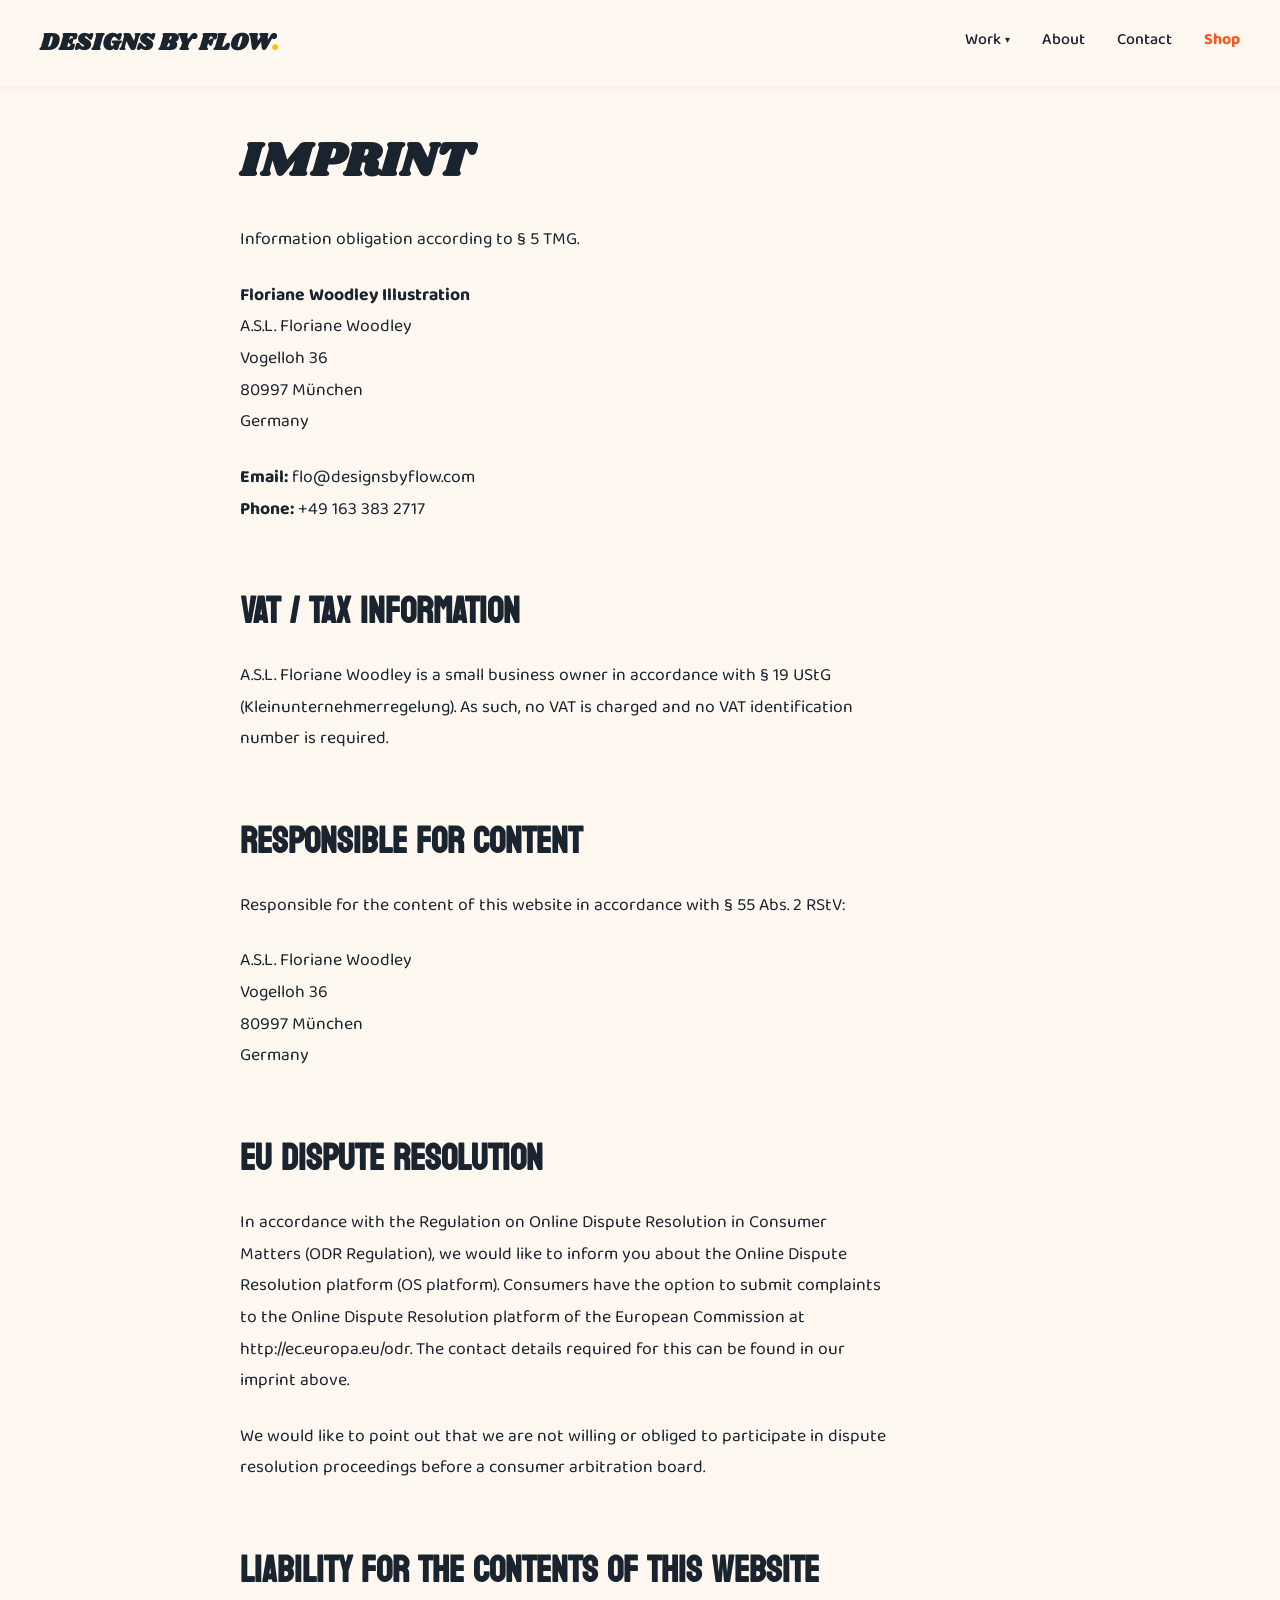
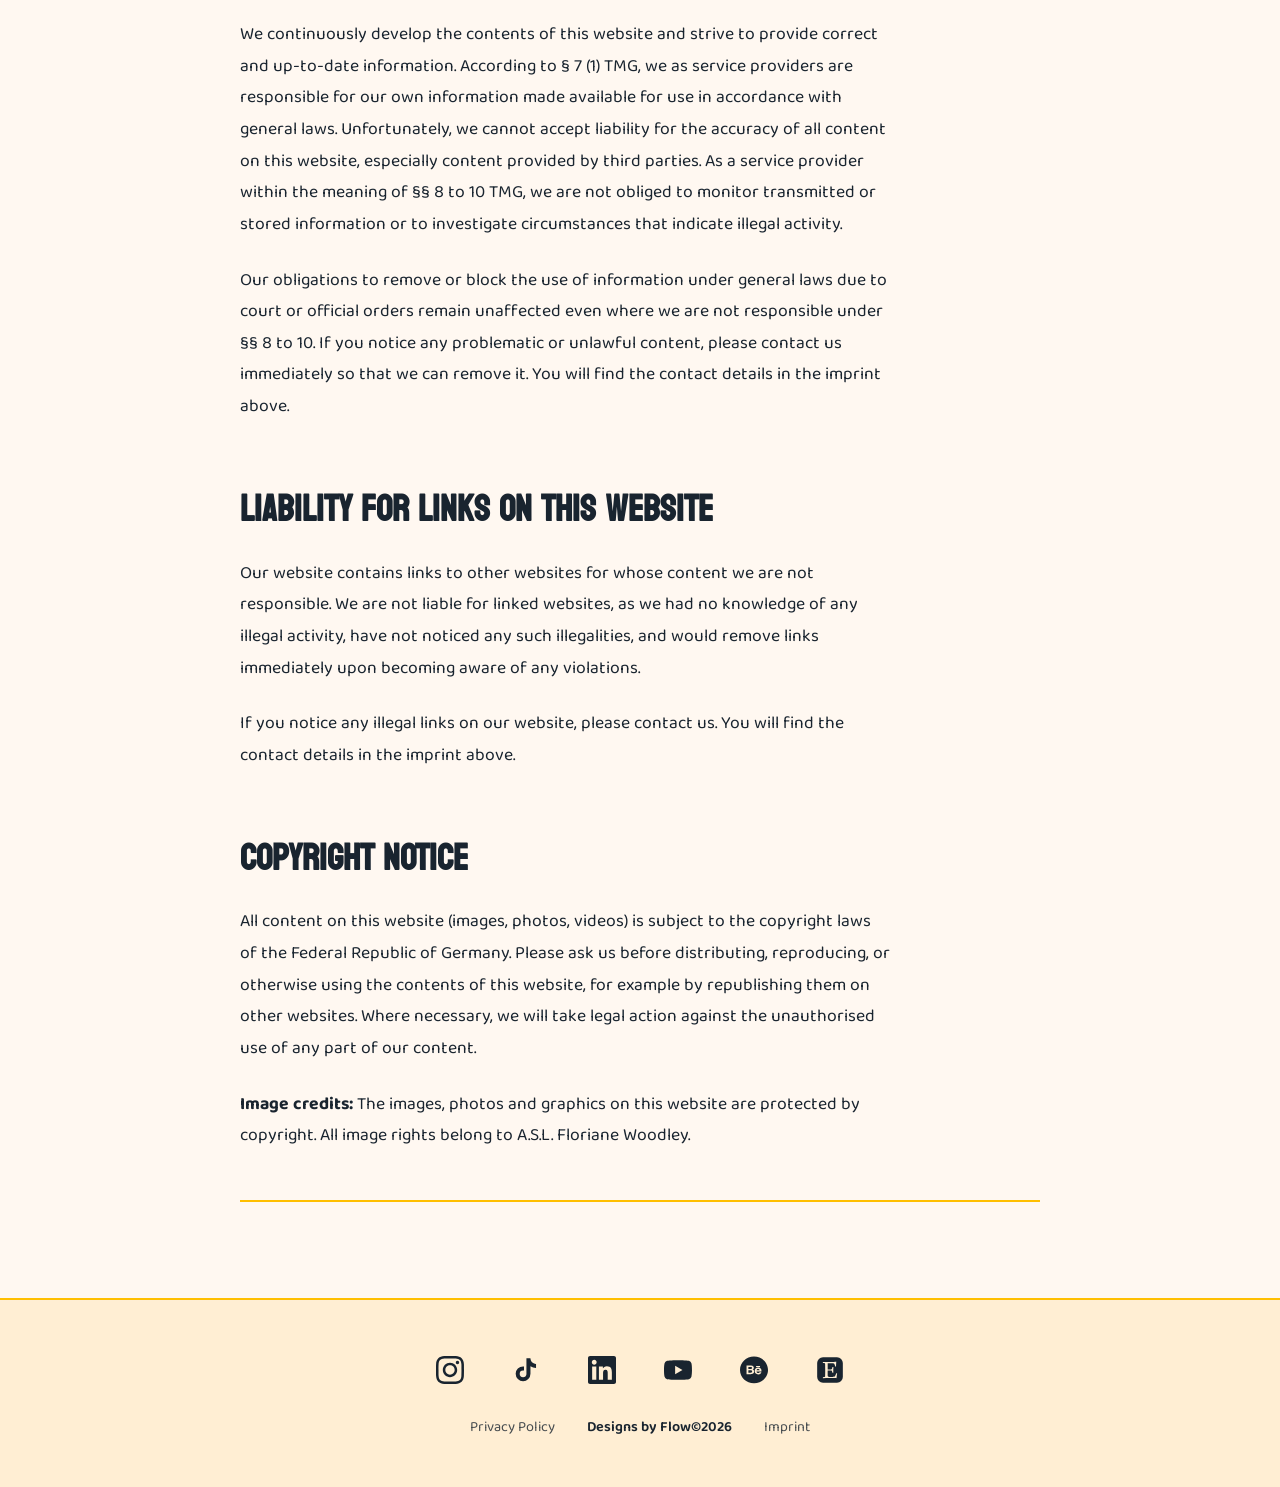
<file: imprint.html>
<!DOCTYPE html>
<html lang="en">
<head>
  <meta charset="UTF-8">
  <link rel="icon" type="image/svg+xml" href="assets/favicon.svg">
  <link rel="icon" type="image/x-icon" href="favicon.ico">
  <link rel="icon" type="image/png" sizes="32x32" href="assets/favicon-32.png">
  <link rel="icon" type="image/png" sizes="16x16" href="assets/favicon-16.png">
  <link rel="apple-touch-icon" sizes="180x180" href="assets/apple-touch-icon.png">
  <meta name="viewport" content="width=device-width, initial-scale=1.0">
  <meta name="description" content="Imprint and legal information for Designs by Flow in compliance with German law.">
  <meta name="robots" content="noindex, follow">
  
  <title>Imprint — Designs by Flow</title>
  <link rel="stylesheet" href="css/styles.css">
  <link rel="canonical" href="https://yourwebsite.com/imprint.html">
</head>
<body>
  <!-- HEADER -->
  <header>
    <div class="header-container">
      <a href="index.html" class="logo">DESIGNS BY FLOW<span class="logo-dot">.</span></a>
      <button class="mobile-menu-btn" aria-label="Toggle navigation menu">☰</button>
      <nav>
        <div class="nav-dropdown">
          <a href="index.html">Work <span class="dropdown-arrow">▾</span></a>
          <div class="dropdown-menu">
            <a href="editorial.html">Editorial</a>
            <a href="book.html">Books</a>
            <a href="sketchnotes.html">Sketch Notes</a>
            <a href="art.html">Art</a>
          </div>
        </div>
        <a href="about.html">About</a>
        <a href="contact.html">Contact</a>
        <a href="shop.html" class="nav-shop">Shop</a>
      </nav>
    </div>
  </header>

  <!-- MAIN CONTENT -->
  <main>
    <section class="legal-content">
      <h1>Imprint</h1>
      <p>Information obligation according to § 5 TMG.</p>

      <p>
        <strong>Floriane Woodley Illustration</strong><br>
        A.S.L. Floriane Woodley<br>
        Vogelloh 36<br>
        80997 München<br>
        Germany
      </p>

      <p>
        <strong>Email:</strong> <a href="mailto:flo@designsbyflow.com">flo@designsbyflow.com</a><br>
        <strong>Phone:</strong> <a href="tel:+491633832717">+49 163 383 2717</a>
      </p>

      <h2>VAT / Tax Information</h2>
      <p>A.S.L. Floriane Woodley is a small business owner in accordance with § 19 UStG (Kleinunternehmerregelung). As such, no VAT is charged and no VAT identification number is required.</p>

      <h2>Responsible for Content</h2>
      <p>Responsible for the content of this website in accordance with § 55 Abs. 2 RStV:</p>
      <p>
        A.S.L. Floriane Woodley<br>
        Vogelloh 36<br>
        80997 München<br>
        Germany
      </p>

      <h2>EU Dispute Resolution</h2>
      <p>In accordance with the Regulation on Online Dispute Resolution in Consumer Matters (ODR Regulation), we would like to inform you about the Online Dispute Resolution platform (OS platform). Consumers have the option to submit complaints to the Online Dispute Resolution platform of the European Commission at <a href="http://ec.europa.eu/odr" target="_blank">http://ec.europa.eu/odr</a>. The contact details required for this can be found in our imprint above.</p>
      <p>We would like to point out that we are not willing or obliged to participate in dispute resolution proceedings before a consumer arbitration board.</p>

      <h2>Liability for the Contents of This Website</h2>
      <p>We continuously develop the contents of this website and strive to provide correct and up-to-date information. According to § 7 (1) TMG, we as service providers are responsible for our own information made available for use in accordance with general laws. Unfortunately, we cannot accept liability for the accuracy of all content on this website, especially content provided by third parties. As a service provider within the meaning of §§ 8 to 10 TMG, we are not obliged to monitor transmitted or stored information or to investigate circumstances that indicate illegal activity.</p>
      <p>Our obligations to remove or block the use of information under general laws due to court or official orders remain unaffected even where we are not responsible under §§ 8 to 10. If you notice any problematic or unlawful content, please contact us immediately so that we can remove it. You will find the contact details in the imprint above.</p>

      <h2>Liability for Links on This Website</h2>
      <p>Our website contains links to other websites for whose content we are not responsible. We are not liable for linked websites, as we had no knowledge of any illegal activity, have not noticed any such illegalities, and would remove links immediately upon becoming aware of any violations.</p>
      <p>If you notice any illegal links on our website, please contact us. You will find the contact details in the imprint above.</p>

      <h2>Copyright Notice</h2>
      <p>All content on this website (images, photos, videos) is subject to the copyright laws of the Federal Republic of Germany. Please ask us before distributing, reproducing, or otherwise using the contents of this website, for example by republishing them on other websites. Where necessary, we will take legal action against the unauthorised use of any part of our content.</p>
      <p><strong>Image credits:</strong> The images, photos and graphics on this website are protected by copyright. All image rights belong to A.S.L. Floriane Woodley.</p>

      <hr style="border: 1px solid var(--primary); margin: var(--space-xl) 0;">

    </section>
  </main>

  <!-- FOOTER -->
  <footer class="simple">
    <div class="social-links">
      <a href="https://www.instagram.com/designsbyflow_/" title="Instagram" aria-label="Instagram">
        <svg xmlns="http://www.w3.org/2000/svg" width="28" height="28" viewBox="0 0 24 24" fill="currentColor"><path d="M12 2.163c3.204 0 3.584.012 4.85.07 3.252.148 4.771 1.691 4.919 4.919.058 1.265.069 1.645.069 4.849 0 3.205-.012 3.584-.069 4.849-.149 3.225-1.664 4.771-4.919 4.919-1.266.058-1.644.07-4.85.07-3.204 0-3.584-.012-4.849-.07-3.26-.149-4.771-1.699-4.919-4.92-.058-1.265-.07-1.644-.07-4.849 0-3.204.013-3.583.07-4.849.149-3.227 1.664-4.771 4.919-4.919 1.266-.057 1.645-.069 4.849-.069zm0-2.163c-3.259 0-3.667.014-4.947.072-4.358.2-6.78 2.618-6.98 6.98-.059 1.281-.073 1.689-.073 4.948 0 3.259.014 3.668.072 4.948.2 4.358 2.618 6.78 6.98 6.98 1.281.058 1.689.072 4.948.072 3.259 0 3.668-.014 4.948-.072 4.354-.2 6.782-2.618 6.979-6.98.059-1.28.073-1.689.073-4.948 0-3.259-.014-3.667-.072-4.947-.196-4.354-2.617-6.78-6.979-6.98-1.281-.059-1.69-.073-4.949-.073zm0 5.838c-3.403 0-6.162 2.759-6.162 6.162s2.759 6.163 6.162 6.163 6.162-2.759 6.162-6.163c0-3.403-2.759-6.162-6.162-6.162zm0 10.162c-2.209 0-4-1.79-4-4 0-2.209 1.791-4 4-4s4 1.791 4 4c0 2.21-1.791 4-4 4zm6.406-11.845c-.796 0-1.441.645-1.441 1.44s.645 1.44 1.441 1.44c.795 0 1.439-.645 1.439-1.44s-.644-1.44-1.439-1.44z"/></svg>
      </a>
      <a href="https://www.tiktok.com/@designsbyflow" title="TikTok" aria-label="TikTok">
        <svg xmlns="http://www.w3.org/2000/svg" width="28" height="28" viewBox="0 0 24 24" fill="currentColor"><path d="M19.59 6.69a4.83 4.83 0 0 1-3.77-4.25V2h-3.45v13.67a2.89 2.89 0 0 1-2.88 2.5 2.89 2.89 0 0 1-2.89-2.89 2.89 2.89 0 0 1 2.89-2.89c.28 0 .54.04.79.1V9.01a6.34 6.34 0 0 0-.79-.05 6.34 6.34 0 0 0-6.34 6.34 6.34 6.34 0 0 0 6.34 6.34 6.34 6.34 0 0 0 6.33-6.34V8.69a8.18 8.18 0 0 0 4.78 1.53V6.77a4.85 4.85 0 0 1-1.01-.08z"/></svg>
      </a>
      <a href="https://www.linkedin.com/in/floriane-woodley-155141301/" title="LinkedIn" aria-label="LinkedIn">
        <svg xmlns="http://www.w3.org/2000/svg" width="28" height="28" viewBox="0 0 24 24" fill="currentColor"><path d="M20.447 20.452h-3.554v-5.569c0-1.328-.027-3.037-1.852-3.037-1.853 0-2.136 1.445-2.136 2.939v5.667H9.351V9h3.414v1.561h.046c.477-.9 1.637-1.85 3.37-1.85 3.601 0 4.267 2.37 4.267 5.455v6.286zM5.337 7.433c-1.144 0-2.063-.926-2.063-2.065 0-1.138.92-2.063 2.063-2.063 1.14 0 2.064.925 2.064 2.063 0 1.139-.925 2.065-2.064 2.065zm1.782 13.019H3.555V9h3.564v11.452zM22.225 0H1.771C.792 0 0 .774 0 1.729v20.542C0 23.227.792 24 1.771 24h20.451C23.2 24 24 23.227 24 22.271V1.729C24 .774 23.2 0 22.222 0h.003z"/></svg>
      </a>
      <a href="https://www.youtube.com/@designsbyflow" title="YouTube" aria-label="YouTube">
        <svg xmlns="http://www.w3.org/2000/svg" width="28" height="28" viewBox="0 0 24 24" fill="currentColor"><path d="M23.498 6.186a3.016 3.016 0 0 0-2.122-2.136C19.505 3.545 12 3.545 12 3.545s-7.505 0-9.377.505A3.017 3.017 0 0 0 .502 6.186C0 8.07 0 12 0 12s0 3.93.502 5.814a3.016 3.016 0 0 0 2.122 2.136c1.871.505 9.376.505 9.376.505s7.505 0 9.377-.505a3.015 3.015 0 0 0 2.122-2.136C24 15.93 24 12 24 12s0-3.93-.502-5.814zM9.545 15.568V8.432L15.818 12l-6.273 3.568z"/></svg>
      </a>
      <a href="https://www.behance.net/florianewoodley" title="Behance" aria-label="Behance">
        <svg xmlns="http://www.w3.org/2000/svg" width="28" height="28" viewBox="0 0 48 46" fill="currentColor"><path d="M24 0C37.2547 0 47.9998 10.2436 48 22.8799C48 35.5163 37.2548 45.7607 24 45.7607C10.7452 45.7607 0 35.5163 0 22.8799C0.000239765 10.2436 10.7453 0 24 0ZM30.9883 18.8369C29.2741 18.837 27.8818 19.3474 26.8057 20.3623C25.7325 21.3802 25.1953 22.8431 25.1953 24.75C25.1954 26.7824 25.7882 28.2516 26.9814 29.1533C28.169 30.0565 29.5437 30.5068 31.1016 30.5068C32.9875 30.5068 34.4553 29.9721 35.5029 28.9033C36.1742 28.2295 36.553 27.5652 36.6357 26.9141H33.5127C33.3321 27.2368 33.1212 27.4893 32.8818 27.6719C32.4469 28.0072 31.8793 28.1758 31.1855 28.1758C30.5264 28.1758 29.9646 28.0368 29.498 27.7607C28.7276 27.3176 28.3246 26.5431 28.2734 25.4404H36.7969C36.8104 24.4906 36.7771 23.7598 36.6943 23.2559C36.5528 22.3939 36.2428 21.6354 35.7598 20.9814C35.23 20.2397 34.5574 19.6961 33.7402 19.3535C32.9244 19.0095 32.0073 18.8369 30.9883 18.8369ZM11.2002 30.1318H18.3281C19.1318 30.1318 19.8757 30.0671 20.5635 29.9326C21.2513 29.7967 21.8464 29.5484 22.3506 29.1846C22.799 28.8675 23.1718 28.4765 23.4697 28.0137C23.9408 27.3144 24.1758 26.5235 24.1758 25.6416C24.1758 24.7867 23.9698 24.0593 23.5605 23.4619C23.1466 22.8631 22.5382 22.4249 21.7314 22.1475C22.2628 21.8926 22.6645 21.6094 22.9385 21.3008C23.4277 20.7487 23.6699 20.0168 23.6699 19.1094C23.6699 18.2276 23.4284 17.4716 22.9453 16.8389C22.14 15.8083 20.7744 15.2808 18.8447 15.2539H11.2002V30.1318ZM27.5586 17.7988H34.3379V15.9473H27.5586V17.7988Z"/><path d="M18.2489 23.582C18.9261 23.5877 19.4546 23.6726 19.8309 23.834C20.5035 24.1242 20.8377 24.655 20.8377 25.4307C20.8377 26.345 20.4915 26.9625 19.7977 27.2881C19.4169 27.4622 18.8805 27.5498 18.1942 27.5498H14.3533V23.582H18.2489ZM30.9901 21.21C31.7124 21.21 32.3159 21.407 32.8065 21.8018C33.2911 22.1996 33.5652 22.7775 33.6209 23.542H28.3485C28.4598 22.8258 28.732 22.2579 29.1639 21.8389C29.5959 21.4198 30.2074 21.21 30.9901 21.21ZM17.7967 17.8369C18.5537 17.8369 19.1771 17.9151 19.6678 18.0693C20.2337 18.293 20.5174 18.7502 20.5174 19.4453C20.5174 20.0681 20.3013 20.5037 19.8739 20.75C19.4435 20.9962 18.8855 21.1201 18.201 21.1201H14.3533V17.8369H17.7967Z"/></svg>
      </a>
      <a href="https://www.etsy.com/shop/DesignsByFlowShop" title="Etsy" aria-label="Etsy">
        <svg xmlns="http://www.w3.org/2000/svg" width="28" height="28" viewBox="0 0 24 24" fill="none"><rect x="1" y="1" width="22" height="22" rx="5" fill="currentColor"/><g transform="translate(5,5) scale(0.5833)"><path d="M8.559 2.445c0-.325.033-.52.59-.52h7.465c1.3 0 2.02 1.11 2.54 3.193l.42 1.666h1.27c.23-4.728.43-6.784.43-6.784s-3.196.36-5.09.36H6.635L1.521.196v1.37l1.725.326c1.21.24 1.5.496 1.6 1.606 0 0 .11 3.27.11 8.64 0 5.385-.09 8.61-.09 8.61 0 .973-.39 1.333-1.59 1.573l-1.722.33V24l5.13-.165h8.55c1.935 0 6.39.165 6.39.165.105-1.17.75-6.48.855-7.064h-1.2l-1.284 2.91c-1.005 2.28-2.476 2.445-4.11 2.445h-4.906c-1.63 0-2.415-.64-2.415-2.05V12.8s3.62 0 4.79.096c.912.064 1.463.325 1.76 1.598l.39 1.695h1.41l-.09-4.278.192-4.305h-1.391l-.45 1.89c-.283 1.244-.48 1.47-1.754 1.6-1.666.17-4.815.14-4.815.14V2.45h-.05z" fill="#FFEED3"/></g></svg>
      </a>
    </div>
    <div class="footer-legal">
      <a href="privacy-policy.html">Privacy Policy</a>
      <span>Designs by Flow©<span id="copyright-year"></span><script>document.getElementById("copyright-year").textContent=new Date().getFullYear();</script></span>
      <a href="imprint.html">Imprint</a>
    </div>
  </footer>

  <script src="js/script.js"></script>
</body>
</html>
</file>
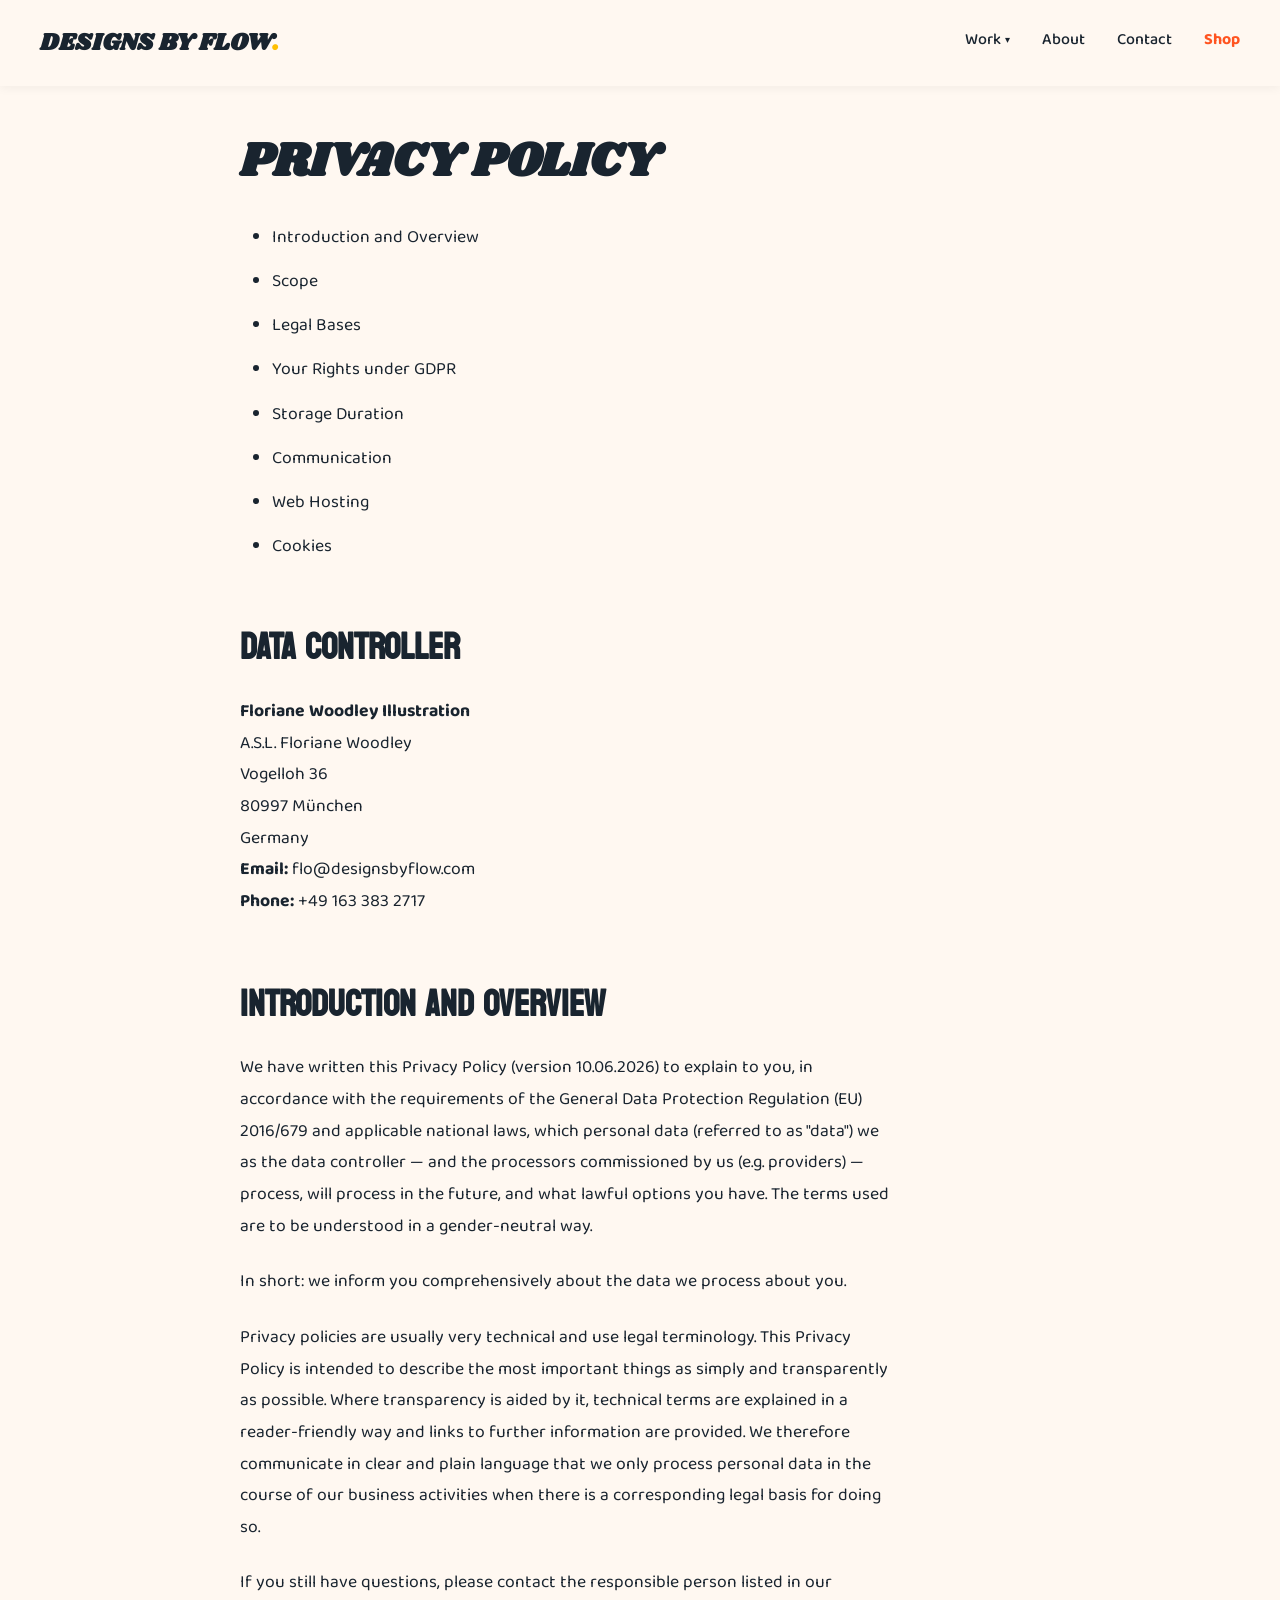
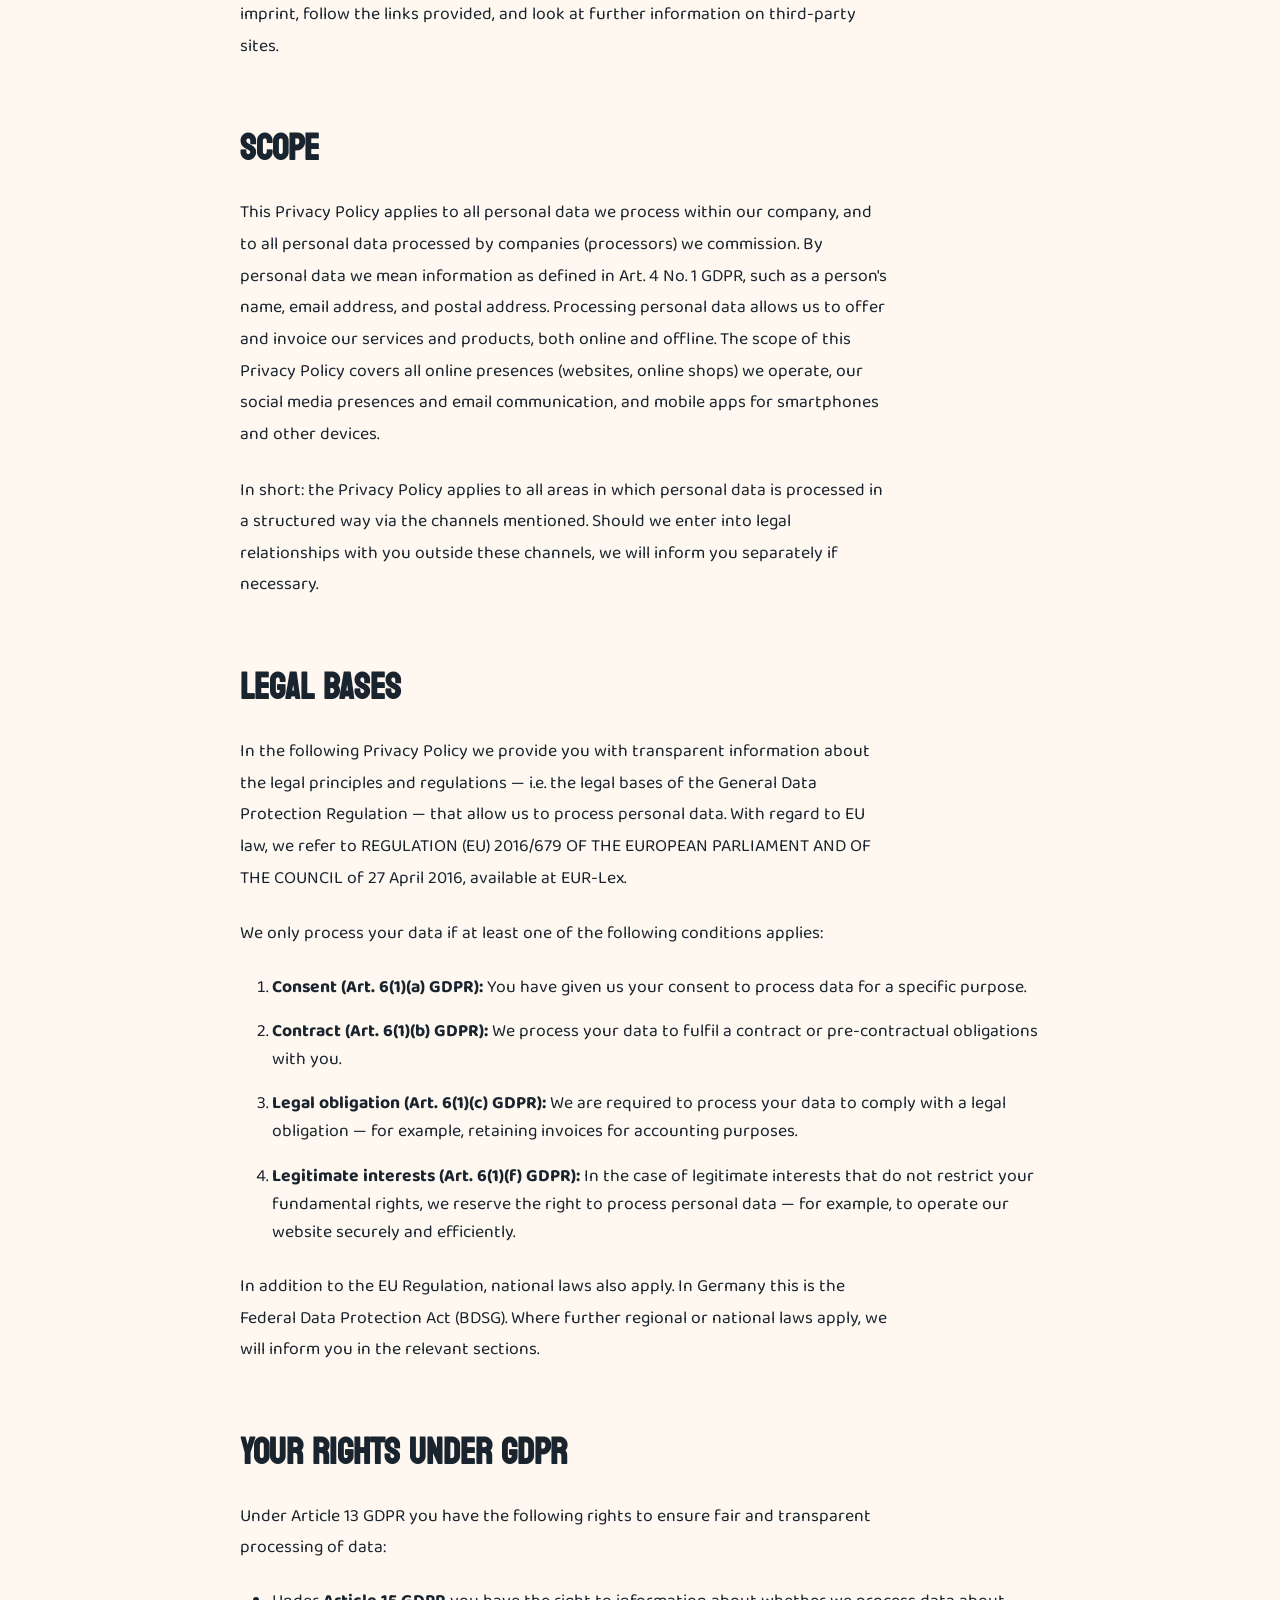
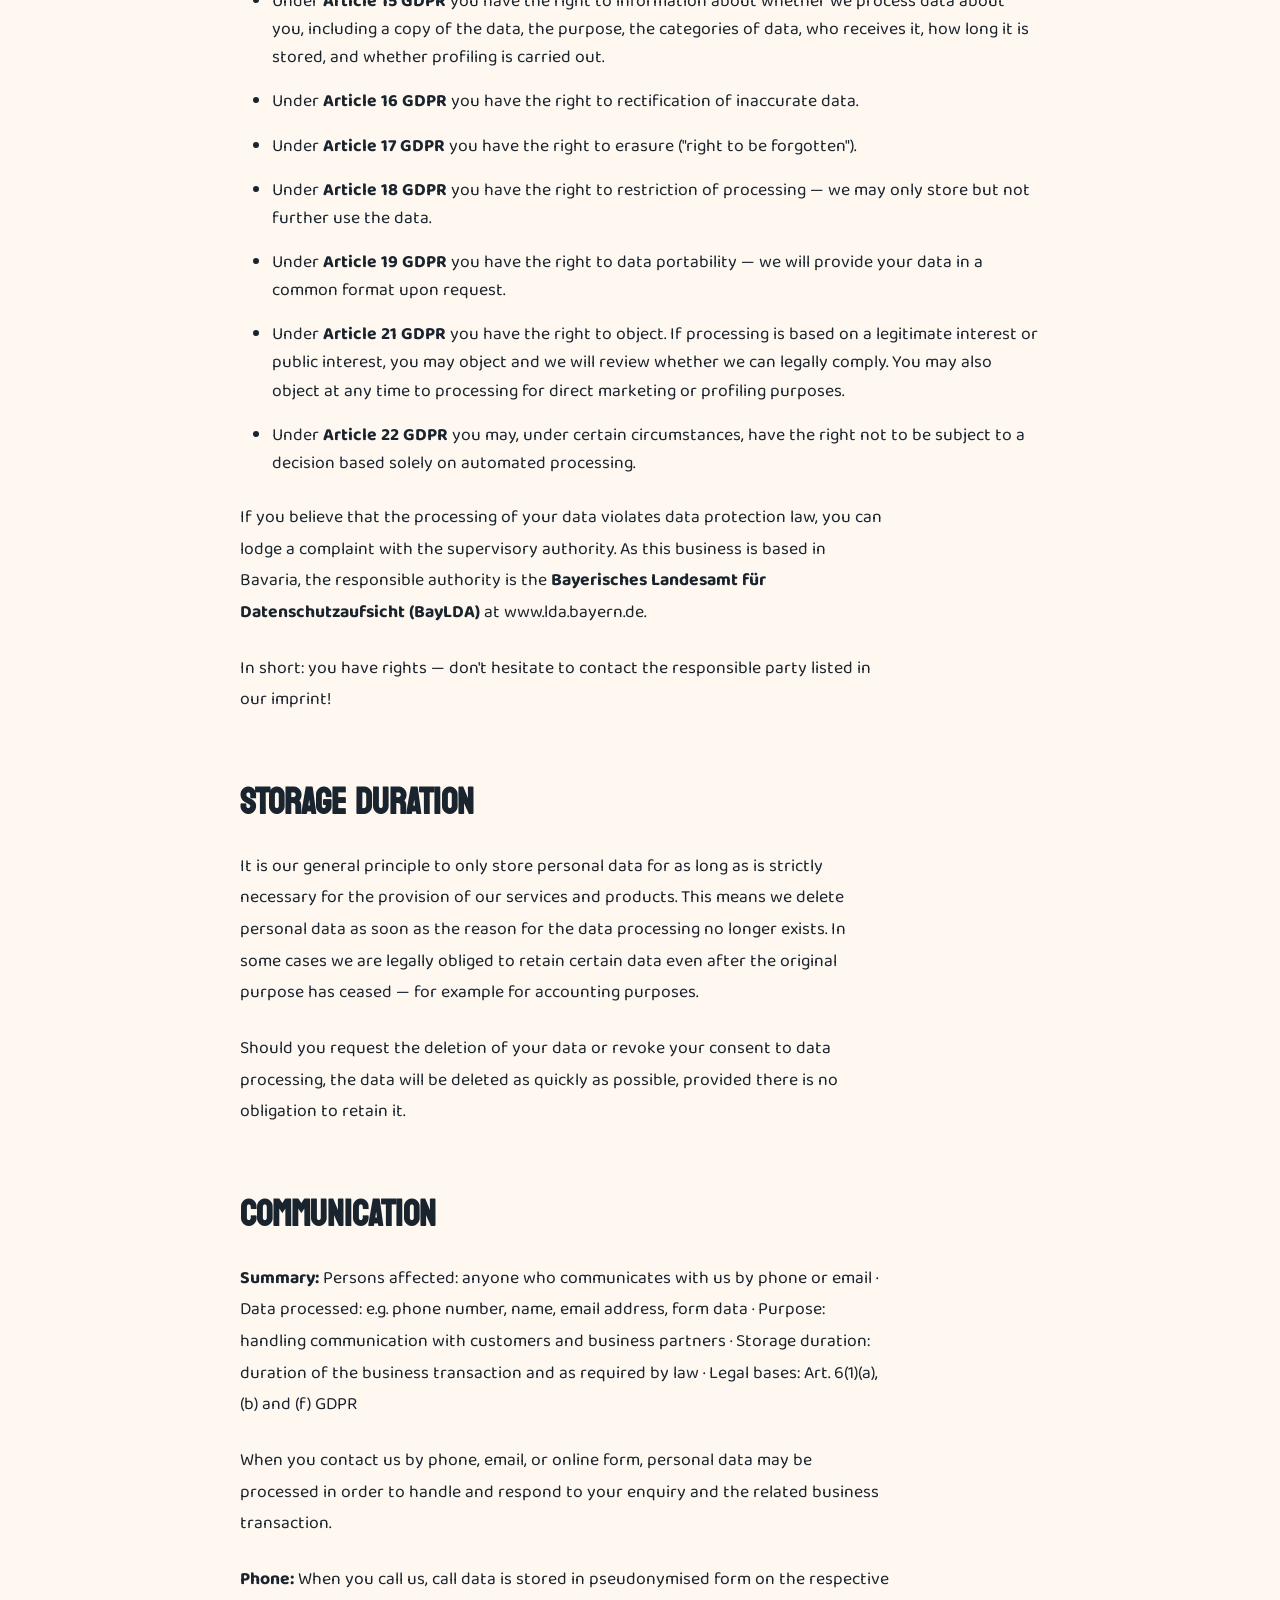
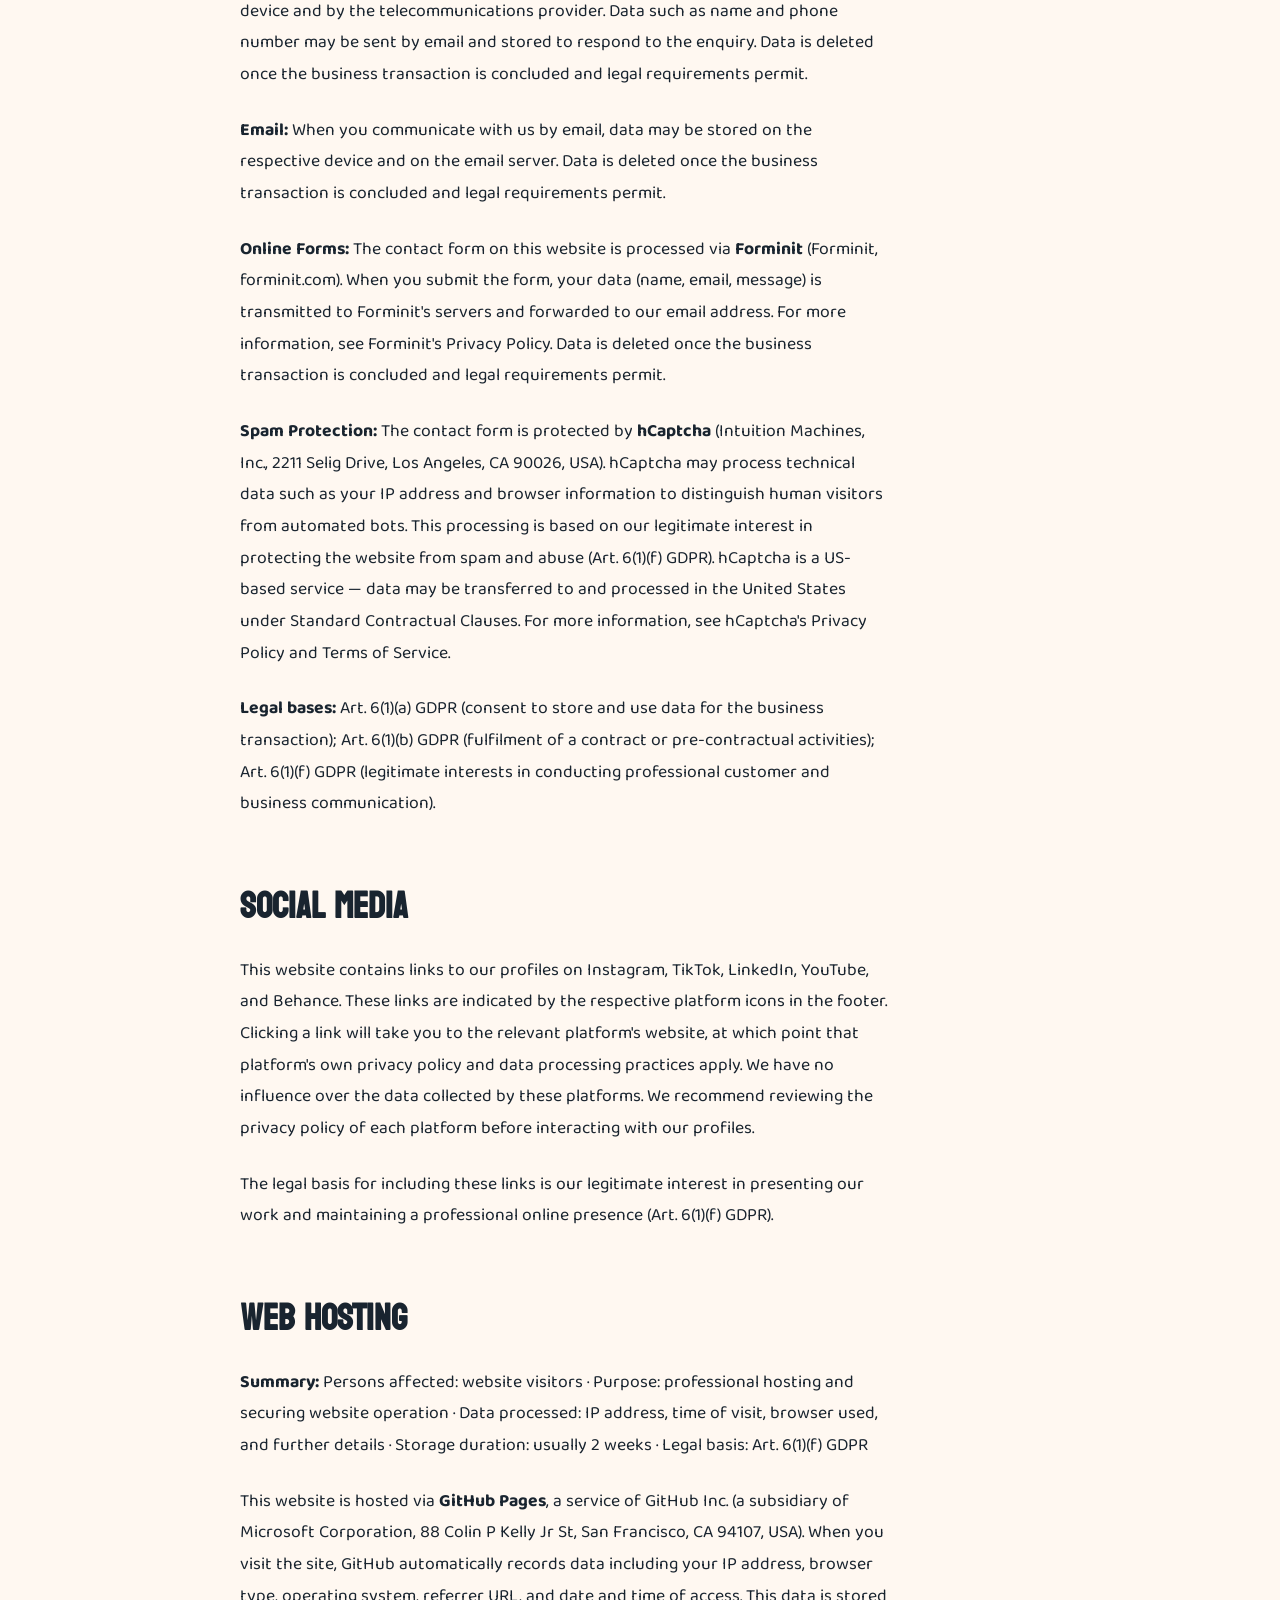
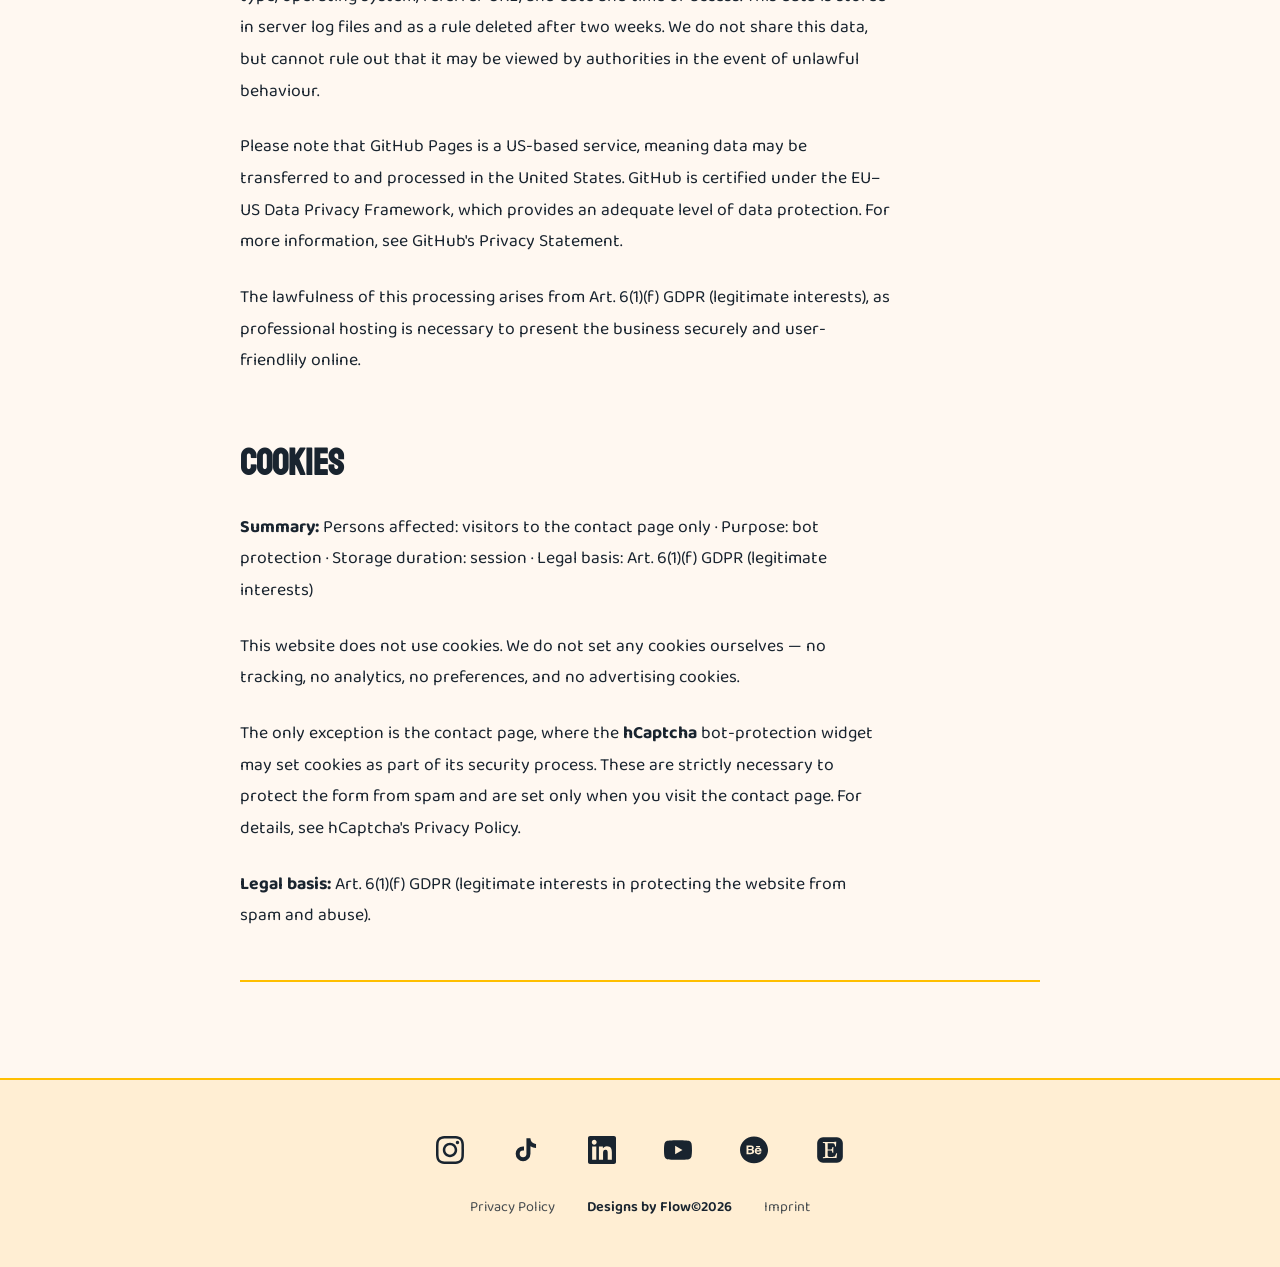
<file: privacy-policy.html>
<!DOCTYPE html>
<html lang="en">
<head>
  <meta charset="UTF-8">
  <link rel="icon" type="image/svg+xml" href="assets/favicon.svg">
  <link rel="icon" type="image/x-icon" href="favicon.ico">
  <link rel="icon" type="image/png" sizes="32x32" href="assets/favicon-32.png">
  <link rel="icon" type="image/png" sizes="16x16" href="assets/favicon-16.png">
  <link rel="apple-touch-icon" sizes="180x180" href="assets/apple-touch-icon.png">
  <meta name="viewport" content="width=device-width, initial-scale=1.0">
  <meta name="description" content="Privacy Policy — Designs by Flow. Information about how we collect, use, and protect your personal data in compliance with GDPR and German law.">
  <meta name="robots" content="noindex, follow">
  
  <title>Privacy Policy — Designs by Flow</title>
  <link rel="stylesheet" href="css/styles.css">
  <link rel="canonical" href="https://yourwebsite.com/privacy-policy.html">
</head>
<body>
  <!-- HEADER -->
  <header>
    <div class="header-container">
      <a href="index.html" class="logo">DESIGNS BY FLOW<span class="logo-dot">.</span></a>
      <button class="mobile-menu-btn" aria-label="Toggle navigation menu">☰</button>
      <nav>
        <div class="nav-dropdown">
          <a href="index.html">Work <span class="dropdown-arrow">▾</span></a>
          <div class="dropdown-menu">
            <a href="editorial.html">Editorial</a>
            <a href="book.html">Books</a>
            <a href="sketchnotes.html">Sketch Notes</a>
            <a href="art.html">Art</a>
          </div>
        </div>
        <a href="about.html">About</a>
        <a href="contact.html">Contact</a>
        <a href="shop.html" class="nav-shop">Shop</a>
      </nav>
    </div>
  </header>

  <!-- MAIN CONTENT -->
  <main>
    <section class="legal-content">
      <h1>Privacy Policy</h1>
      <ul>
        <li>Introduction and Overview</li>
        <li>Scope</li>
        <li>Legal Bases</li>
        <li>Your Rights under GDPR</li>
        <li>Storage Duration</li>
        <li>Communication</li>
        <li>Web Hosting</li>
        <li>Cookies</li>
      </ul>

      <h2>Data Controller</h2>
      <p>
        <strong>Floriane Woodley Illustration</strong><br>
        A.S.L. Floriane Woodley<br>
        Vogelloh 36<br>
        80997 München<br>
        Germany<br>
        <strong>Email:</strong> <a href="mailto:flo@designsbyflow.com">flo@designsbyflow.com</a><br>
        <strong>Phone:</strong> <a href="tel:+491633832717">+49 163 383 2717</a>
      </p>

      <h2>Introduction and Overview</h2>
      <p>We have written this Privacy Policy (version 10.06.2026) to explain to you, in accordance with the requirements of the General Data Protection Regulation (EU) 2016/679 and applicable national laws, which personal data (referred to as "data") we as the data controller — and the processors commissioned by us (e.g. providers) — process, will process in the future, and what lawful options you have. The terms used are to be understood in a gender-neutral way.</p>
      <p>In short: we inform you comprehensively about the data we process about you.</p>
      <p>Privacy policies are usually very technical and use legal terminology. This Privacy Policy is intended to describe the most important things as simply and transparently as possible. Where transparency is aided by it, technical terms are explained in a reader-friendly way and links to further information are provided. We therefore communicate in clear and plain language that we only process personal data in the course of our business activities when there is a corresponding legal basis for doing so.</p>
      <p>If you still have questions, please contact the responsible person listed in our imprint, follow the links provided, and look at further information on third-party sites.</p>

      <h2>Scope</h2>
      <p>This Privacy Policy applies to all personal data we process within our company, and to all personal data processed by companies (processors) we commission. By personal data we mean information as defined in Art. 4 No. 1 GDPR, such as a person's name, email address, and postal address. Processing personal data allows us to offer and invoice our services and products, both online and offline. The scope of this Privacy Policy covers all online presences (websites, online shops) we operate, our social media presences and email communication, and mobile apps for smartphones and other devices.</p>
      <p>In short: the Privacy Policy applies to all areas in which personal data is processed in a structured way via the channels mentioned. Should we enter into legal relationships with you outside these channels, we will inform you separately if necessary.</p>

      <h2>Legal Bases</h2>
      <p>In the following Privacy Policy we provide you with transparent information about the legal principles and regulations — i.e. the legal bases of the General Data Protection Regulation — that allow us to process personal data. With regard to EU law, we refer to REGULATION (EU) 2016/679 OF THE EUROPEAN PARLIAMENT AND OF THE COUNCIL of 27 April 2016, available at <a href="https://eur-lex.europa.eu/legal-content/EN/TXT/?uri=celex%3A32016R0679" target="_blank">EUR-Lex</a>.</p>
      <p>We only process your data if at least one of the following conditions applies:</p>
      <ol>
        <li><strong>Consent (Art. 6(1)(a) GDPR):</strong> You have given us your consent to process data for a specific purpose.</li>
        <li><strong>Contract (Art. 6(1)(b) GDPR):</strong> We process your data to fulfil a contract or pre-contractual obligations with you.</li>
        <li><strong>Legal obligation (Art. 6(1)(c) GDPR):</strong> We are required to process your data to comply with a legal obligation — for example, retaining invoices for accounting purposes.</li>
        <li><strong>Legitimate interests (Art. 6(1)(f) GDPR):</strong> In the case of legitimate interests that do not restrict your fundamental rights, we reserve the right to process personal data — for example, to operate our website securely and efficiently.</li>
      </ol>
      <p>In addition to the EU Regulation, national laws also apply. In Germany this is the Federal Data Protection Act (BDSG). Where further regional or national laws apply, we will inform you in the relevant sections.</p>

      <h2>Your Rights under GDPR</h2>
      <p>Under Article 13 GDPR you have the following rights to ensure fair and transparent processing of data:</p>
      <ul>
        <li>Under <strong>Article 15 GDPR</strong> you have the right to information about whether we process data about you, including a copy of the data, the purpose, the categories of data, who receives it, how long it is stored, and whether profiling is carried out.</li>
        <li>Under <strong>Article 16 GDPR</strong> you have the right to rectification of inaccurate data.</li>
        <li>Under <strong>Article 17 GDPR</strong> you have the right to erasure ("right to be forgotten").</li>
        <li>Under <strong>Article 18 GDPR</strong> you have the right to restriction of processing — we may only store but not further use the data.</li>
        <li>Under <strong>Article 19 GDPR</strong> you have the right to data portability — we will provide your data in a common format upon request.</li>
        <li>Under <strong>Article 21 GDPR</strong> you have the right to object. If processing is based on a legitimate interest or public interest, you may object and we will review whether we can legally comply. You may also object at any time to processing for direct marketing or profiling purposes.</li>
        <li>Under <strong>Article 22 GDPR</strong> you may, under certain circumstances, have the right not to be subject to a decision based solely on automated processing.</li>
      </ul>
      <p>If you believe that the processing of your data violates data protection law, you can lodge a complaint with the supervisory authority. As this business is based in Bavaria, the responsible authority is the <strong>Bayerisches Landesamt für Datenschutzaufsicht (BayLDA)</strong> at <a href="https://www.lda.bayern.de" target="_blank">www.lda.bayern.de</a>.</p>
      <p>In short: you have rights — don't hesitate to contact the responsible party listed in our imprint!</p>

      <h2>Storage Duration</h2>
      <p>It is our general principle to only store personal data for as long as is strictly necessary for the provision of our services and products. This means we delete personal data as soon as the reason for the data processing no longer exists. In some cases we are legally obliged to retain certain data even after the original purpose has ceased — for example for accounting purposes.</p>
      <p>Should you request the deletion of your data or revoke your consent to data processing, the data will be deleted as quickly as possible, provided there is no obligation to retain it.</p>

      <h2>Communication</h2>
      <p><strong>Summary:</strong> Persons affected: anyone who communicates with us by phone or email · Data processed: e.g. phone number, name, email address, form data · Purpose: handling communication with customers and business partners · Storage duration: duration of the business transaction and as required by law · Legal bases: Art. 6(1)(a), (b) and (f) GDPR</p>
      <p>When you contact us by phone, email, or online form, personal data may be processed in order to handle and respond to your enquiry and the related business transaction.</p>

      <p><strong>Phone:</strong> When you call us, call data is stored in pseudonymised form on the respective device and by the telecommunications provider. Data such as name and phone number may be sent by email and stored to respond to the enquiry. Data is deleted once the business transaction is concluded and legal requirements permit.</p>

      <p><strong>Email:</strong> When you communicate with us by email, data may be stored on the respective device and on the email server. Data is deleted once the business transaction is concluded and legal requirements permit.</p>

      <p><strong>Online Forms:</strong> The contact form on this website is processed via <strong>Forminit</strong> (Forminit, forminit.com). When you submit the form, your data (name, email, message) is transmitted to Forminit's servers and forwarded to our email address. For more information, see <a href="https://forminit.com/privacy" target="_blank" rel="noopener">Forminit's Privacy Policy</a>. Data is deleted once the business transaction is concluded and legal requirements permit.</p>

      <p><strong>Spam Protection:</strong> The contact form is protected by <strong>hCaptcha</strong> (Intuition Machines, Inc., 2211 Selig Drive, Los Angeles, CA 90026, USA). hCaptcha may process technical data such as your IP address and browser information to distinguish human visitors from automated bots. This processing is based on our legitimate interest in protecting the website from spam and abuse (Art. 6(1)(f) GDPR). hCaptcha is a US-based service — data may be transferred to and processed in the United States under Standard Contractual Clauses. For more information, see <a href="https://www.hcaptcha.com/privacy" target="_blank" rel="noopener">hCaptcha's Privacy Policy</a> and <a href="https://www.hcaptcha.com/terms" target="_blank" rel="noopener">Terms of Service</a>.</p>

      <p><strong>Legal bases:</strong> Art. 6(1)(a) GDPR (consent to store and use data for the business transaction); Art. 6(1)(b) GDPR (fulfilment of a contract or pre-contractual activities); Art. 6(1)(f) GDPR (legitimate interests in conducting professional customer and business communication).</p>

      <h2>Social Media</h2>
      <p>This website contains links to our profiles on Instagram, TikTok, LinkedIn, YouTube, and Behance. These links are indicated by the respective platform icons in the footer. Clicking a link will take you to the relevant platform's website, at which point that platform's own privacy policy and data processing practices apply. We have no influence over the data collected by these platforms. We recommend reviewing the privacy policy of each platform before interacting with our profiles.</p>
      <p>The legal basis for including these links is our legitimate interest in presenting our work and maintaining a professional online presence (Art. 6(1)(f) GDPR).</p>

      <h2>Web Hosting</h2>
      <p><strong>Summary:</strong> Persons affected: website visitors · Purpose: professional hosting and securing website operation · Data processed: IP address, time of visit, browser used, and further details · Storage duration: usually 2 weeks · Legal basis: Art. 6(1)(f) GDPR</p>
      <p>This website is hosted via <strong>GitHub Pages</strong>, a service of GitHub Inc. (a subsidiary of Microsoft Corporation, 88 Colin P Kelly Jr St, San Francisco, CA 94107, USA). When you visit the site, GitHub automatically records data including your IP address, browser type, operating system, referrer URL, and date and time of access. This data is stored in server log files and as a rule deleted after two weeks. We do not share this data, but cannot rule out that it may be viewed by authorities in the event of unlawful behaviour.</p>
      <p>Please note that GitHub Pages is a US-based service, meaning data may be transferred to and processed in the United States. GitHub is certified under the EU–US Data Privacy Framework, which provides an adequate level of data protection. For more information, see <a href="https://docs.github.com/en/site-policy/privacy-policies/github-privacy-statement" target="_blank">GitHub's Privacy Statement</a>.</p>
      <p>The lawfulness of this processing arises from Art. 6(1)(f) GDPR (legitimate interests), as professional hosting is necessary to present the business securely and user-friendlily online.</p>

      <h2>Cookies</h2>
      <p><strong>Summary:</strong> Persons affected: visitors to the contact page only · Purpose: bot protection · Storage duration: session · Legal basis: Art. 6(1)(f) GDPR (legitimate interests)</p>

      <p>This website does not use cookies. We do not set any cookies ourselves — no tracking, no analytics, no preferences, and no advertising cookies.</p>

      <p>The only exception is the contact page, where the <strong>hCaptcha</strong> bot-protection widget may set cookies as part of its security process. These are strictly necessary to protect the form from spam and are set only when you visit the contact page. For details, see <a href="https://www.hcaptcha.com/privacy" target="_blank" rel="noopener">hCaptcha's Privacy Policy</a>.</p>

      <p><strong>Legal basis:</strong> Art. 6(1)(f) GDPR (legitimate interests in protecting the website from spam and abuse).</p>

      <hr style="border: 1px solid var(--primary); margin: var(--space-xl) 0;">

    </section>
  </main>

  <!-- FOOTER -->
  <footer class="simple">
    <div class="social-links">
      <a href="https://www.instagram.com/designsbyflow_/" title="Instagram" aria-label="Instagram">
        <svg xmlns="http://www.w3.org/2000/svg" width="28" height="28" viewBox="0 0 24 24" fill="currentColor"><path d="M12 2.163c3.204 0 3.584.012 4.85.07 3.252.148 4.771 1.691 4.919 4.919.058 1.265.069 1.645.069 4.849 0 3.205-.012 3.584-.069 4.849-.149 3.225-1.664 4.771-4.919 4.919-1.266.058-1.644.07-4.85.07-3.204 0-3.584-.012-4.849-.07-3.26-.149-4.771-1.699-4.919-4.92-.058-1.265-.07-1.644-.07-4.849 0-3.204.013-3.583.07-4.849.149-3.227 1.664-4.771 4.919-4.919 1.266-.057 1.645-.069 4.849-.069zm0-2.163c-3.259 0-3.667.014-4.947.072-4.358.2-6.78 2.618-6.98 6.98-.059 1.281-.073 1.689-.073 4.948 0 3.259.014 3.668.072 4.948.2 4.358 2.618 6.78 6.98 6.98 1.281.058 1.689.072 4.948.072 3.259 0 3.668-.014 4.948-.072 4.354-.2 6.782-2.618 6.979-6.98.059-1.28.073-1.689.073-4.948 0-3.259-.014-3.667-.072-4.947-.196-4.354-2.617-6.78-6.979-6.98-1.281-.059-1.69-.073-4.949-.073zm0 5.838c-3.403 0-6.162 2.759-6.162 6.162s2.759 6.163 6.162 6.163 6.162-2.759 6.162-6.163c0-3.403-2.759-6.162-6.162-6.162zm0 10.162c-2.209 0-4-1.79-4-4 0-2.209 1.791-4 4-4s4 1.791 4 4c0 2.21-1.791 4-4 4zm6.406-11.845c-.796 0-1.441.645-1.441 1.44s.645 1.44 1.441 1.44c.795 0 1.439-.645 1.439-1.44s-.644-1.44-1.439-1.44z"/></svg>
      </a>
      <a href="https://www.tiktok.com/@designsbyflow" title="TikTok" aria-label="TikTok">
        <svg xmlns="http://www.w3.org/2000/svg" width="28" height="28" viewBox="0 0 24 24" fill="currentColor"><path d="M19.59 6.69a4.83 4.83 0 0 1-3.77-4.25V2h-3.45v13.67a2.89 2.89 0 0 1-2.88 2.5 2.89 2.89 0 0 1-2.89-2.89 2.89 2.89 0 0 1 2.89-2.89c.28 0 .54.04.79.1V9.01a6.34 6.34 0 0 0-.79-.05 6.34 6.34 0 0 0-6.34 6.34 6.34 6.34 0 0 0 6.34 6.34 6.34 6.34 0 0 0 6.33-6.34V8.69a8.18 8.18 0 0 0 4.78 1.53V6.77a4.85 4.85 0 0 1-1.01-.08z"/></svg>
      </a>
      <a href="https://www.linkedin.com/in/floriane-woodley-155141301/" title="LinkedIn" aria-label="LinkedIn">
        <svg xmlns="http://www.w3.org/2000/svg" width="28" height="28" viewBox="0 0 24 24" fill="currentColor"><path d="M20.447 20.452h-3.554v-5.569c0-1.328-.027-3.037-1.852-3.037-1.853 0-2.136 1.445-2.136 2.939v5.667H9.351V9h3.414v1.561h.046c.477-.9 1.637-1.85 3.37-1.85 3.601 0 4.267 2.37 4.267 5.455v6.286zM5.337 7.433c-1.144 0-2.063-.926-2.063-2.065 0-1.138.92-2.063 2.063-2.063 1.14 0 2.064.925 2.064 2.063 0 1.139-.925 2.065-2.064 2.065zm1.782 13.019H3.555V9h3.564v11.452zM22.225 0H1.771C.792 0 0 .774 0 1.729v20.542C0 23.227.792 24 1.771 24h20.451C23.2 24 24 23.227 24 22.271V1.729C24 .774 23.2 0 22.222 0h.003z"/></svg>
      </a>
      <a href="https://www.youtube.com/@designsbyflow" title="YouTube" aria-label="YouTube">
        <svg xmlns="http://www.w3.org/2000/svg" width="28" height="28" viewBox="0 0 24 24" fill="currentColor"><path d="M23.498 6.186a3.016 3.016 0 0 0-2.122-2.136C19.505 3.545 12 3.545 12 3.545s-7.505 0-9.377.505A3.017 3.017 0 0 0 .502 6.186C0 8.07 0 12 0 12s0 3.93.502 5.814a3.016 3.016 0 0 0 2.122 2.136c1.871.505 9.376.505 9.376.505s7.505 0 9.377-.505a3.015 3.015 0 0 0 2.122-2.136C24 15.93 24 12 24 12s0-3.93-.502-5.814zM9.545 15.568V8.432L15.818 12l-6.273 3.568z"/></svg>
      </a>
      <a href="https://www.behance.net/florianewoodley" title="Behance" aria-label="Behance">
        <svg xmlns="http://www.w3.org/2000/svg" width="28" height="28" viewBox="0 0 48 46" fill="currentColor"><path d="M24 0C37.2547 0 47.9998 10.2436 48 22.8799C48 35.5163 37.2548 45.7607 24 45.7607C10.7452 45.7607 0 35.5163 0 22.8799C0.000239765 10.2436 10.7453 0 24 0ZM30.9883 18.8369C29.2741 18.837 27.8818 19.3474 26.8057 20.3623C25.7325 21.3802 25.1953 22.8431 25.1953 24.75C25.1954 26.7824 25.7882 28.2516 26.9814 29.1533C28.169 30.0565 29.5437 30.5068 31.1016 30.5068C32.9875 30.5068 34.4553 29.9721 35.5029 28.9033C36.1742 28.2295 36.553 27.5652 36.6357 26.9141H33.5127C33.3321 27.2368 33.1212 27.4893 32.8818 27.6719C32.4469 28.0072 31.8793 28.1758 31.1855 28.1758C30.5264 28.1758 29.9646 28.0368 29.498 27.7607C28.7276 27.3176 28.3246 26.5431 28.2734 25.4404H36.7969C36.8104 24.4906 36.7771 23.7598 36.6943 23.2559C36.5528 22.3939 36.2428 21.6354 35.7598 20.9814C35.23 20.2397 34.5574 19.6961 33.7402 19.3535C32.9244 19.0095 32.0073 18.8369 30.9883 18.8369ZM11.2002 30.1318H18.3281C19.1318 30.1318 19.8757 30.0671 20.5635 29.9326C21.2513 29.7967 21.8464 29.5484 22.3506 29.1846C22.799 28.8675 23.1718 28.4765 23.4697 28.0137C23.9408 27.3144 24.1758 26.5235 24.1758 25.6416C24.1758 24.7867 23.9698 24.0593 23.5605 23.4619C23.1466 22.8631 22.5382 22.4249 21.7314 22.1475C22.2628 21.8926 22.6645 21.6094 22.9385 21.3008C23.4277 20.7487 23.6699 20.0168 23.6699 19.1094C23.6699 18.2276 23.4284 17.4716 22.9453 16.8389C22.14 15.8083 20.7744 15.2808 18.8447 15.2539H11.2002V30.1318ZM27.5586 17.7988H34.3379V15.9473H27.5586V17.7988Z"/><path d="M18.2489 23.582C18.9261 23.5877 19.4546 23.6726 19.8309 23.834C20.5035 24.1242 20.8377 24.655 20.8377 25.4307C20.8377 26.345 20.4915 26.9625 19.7977 27.2881C19.4169 27.4622 18.8805 27.5498 18.1942 27.5498H14.3533V23.582H18.2489ZM30.9901 21.21C31.7124 21.21 32.3159 21.407 32.8065 21.8018C33.2911 22.1996 33.5652 22.7775 33.6209 23.542H28.3485C28.4598 22.8258 28.732 22.2579 29.1639 21.8389C29.5959 21.4198 30.2074 21.21 30.9901 21.21ZM17.7967 17.8369C18.5537 17.8369 19.1771 17.9151 19.6678 18.0693C20.2337 18.293 20.5174 18.7502 20.5174 19.4453C20.5174 20.0681 20.3013 20.5037 19.8739 20.75C19.4435 20.9962 18.8855 21.1201 18.201 21.1201H14.3533V17.8369H17.7967Z"/></svg>
      </a>
      <a href="https://www.etsy.com/shop/DesignsByFlowShop" title="Etsy" aria-label="Etsy">
        <svg xmlns="http://www.w3.org/2000/svg" width="28" height="28" viewBox="0 0 24 24" fill="none"><rect x="1" y="1" width="22" height="22" rx="5" fill="currentColor"/><g transform="translate(5,5) scale(0.5833)"><path d="M8.559 2.445c0-.325.033-.52.59-.52h7.465c1.3 0 2.02 1.11 2.54 3.193l.42 1.666h1.27c.23-4.728.43-6.784.43-6.784s-3.196.36-5.09.36H6.635L1.521.196v1.37l1.725.326c1.21.24 1.5.496 1.6 1.606 0 0 .11 3.27.11 8.64 0 5.385-.09 8.61-.09 8.61 0 .973-.39 1.333-1.59 1.573l-1.722.33V24l5.13-.165h8.55c1.935 0 6.39.165 6.39.165.105-1.17.75-6.48.855-7.064h-1.2l-1.284 2.91c-1.005 2.28-2.476 2.445-4.11 2.445h-4.906c-1.63 0-2.415-.64-2.415-2.05V12.8s3.62 0 4.79.096c.912.064 1.463.325 1.76 1.598l.39 1.695h1.41l-.09-4.278.192-4.305h-1.391l-.45 1.89c-.283 1.244-.48 1.47-1.754 1.6-1.666.17-4.815.14-4.815.14V2.45h-.05z" fill="#FFEED3"/></g></svg>
      </a>
    </div>
    <div class="footer-legal">
      <a href="privacy-policy.html">Privacy Policy</a>
      <span>Designs by Flow©<span id="copyright-year"></span><script>document.getElementById("copyright-year").textContent=new Date().getFullYear();</script></span>
      <a href="imprint.html">Imprint</a>
    </div>
  </footer>

  <script src="js/script.js"></script>
</body>
</html>
</file>
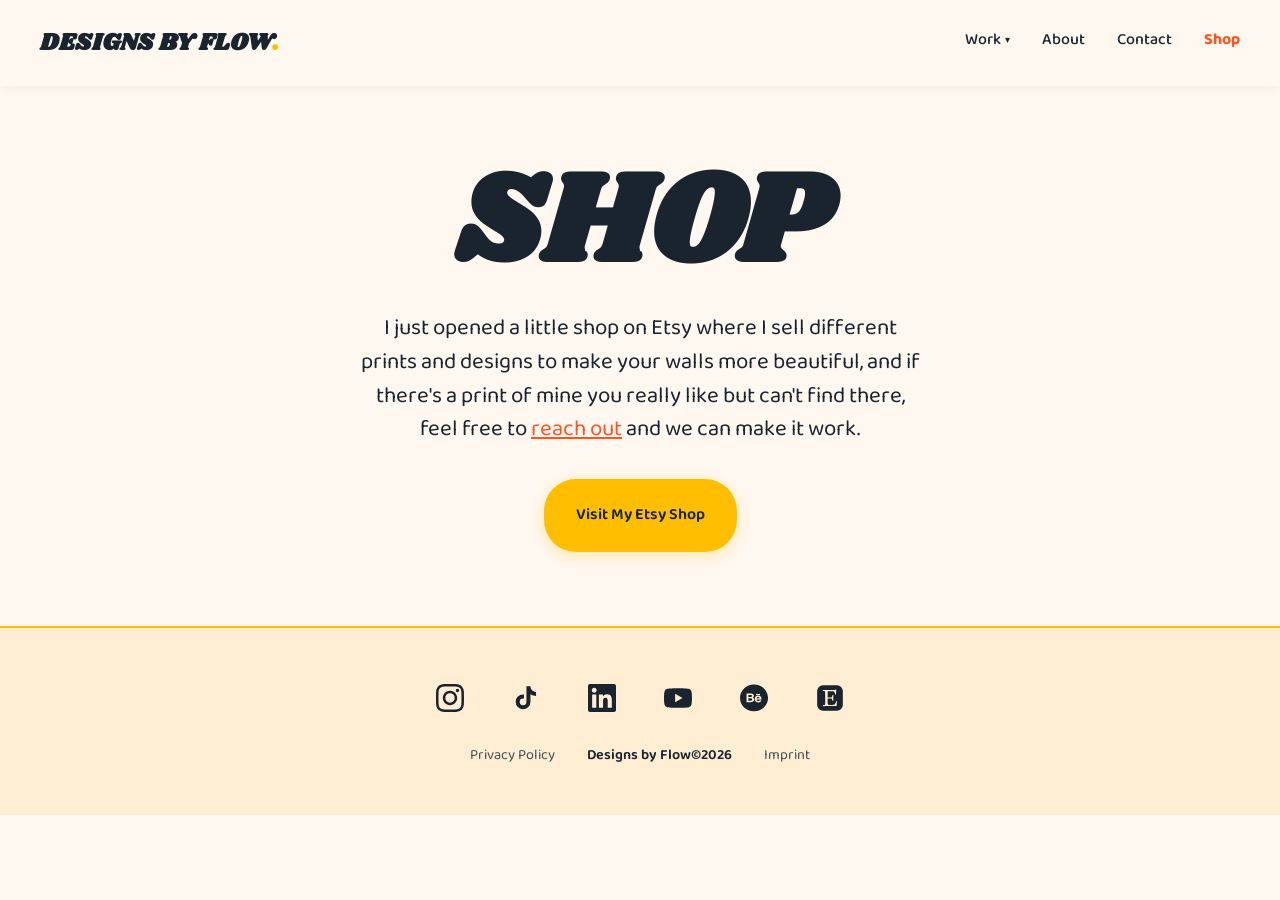
<file: shop.html>
<!DOCTYPE html>
<html lang="en">
<head>
  <meta charset="UTF-8">
  <link rel="icon" type="image/svg+xml" href="assets/favicon.svg">
  <link rel="icon" type="image/x-icon" href="favicon.ico">
  <link rel="icon" type="image/png" sizes="32x32" href="assets/favicon-32.png">
  <link rel="icon" type="image/png" sizes="16x16" href="assets/favicon-16.png">
  <link rel="apple-touch-icon" sizes="180x180" href="assets/apple-touch-icon.png">
  <meta name="viewport" content="width=device-width, initial-scale=1.0">
  <meta name="description" content="Shop — Designs by Flow. My little Etsy shop is open — find prints of my work there.">
  <meta property="og:title" content="Shop — Designs by Flow">
  <meta property="og:type" content="website">
  <title>Shop — Designs by Flow</title>
  <link rel="stylesheet" href="css/styles.css">
  <link rel="canonical" href="https://yourwebsite.com/shop.html">
</head>
<body>
  <!-- HEADER -->
  <header>
    <div class="header-container">
      <a href="index.html" class="logo">DESIGNS BY FLOW<span class="logo-dot">.</span></a>
      <button class="mobile-menu-btn" aria-label="Toggle navigation menu">☰</button>
      <nav>
        <div class="nav-dropdown">
          <a href="index.html">Work <span class="dropdown-arrow">▾</span></a>
          <div class="dropdown-menu">
            <a href="editorial.html">Editorial</a>
            <a href="book.html">Books</a>
            <a href="sketchnotes.html">Sketch Notes</a>
            <a href="art.html">Art</a>
          </div>
        </div>
        <a href="about.html">About</a>
        <a href="contact.html">Contact</a>
        <a href="shop.html" class="nav-shop">Shop</a>
      </nav>
    </div>
  </header>

  <!-- MAIN CONTENT -->
  <main>
    <section class="coming-soon-section">
      <h1 class="display-heading">Shop</h1>
      <p class="coming-soon-text">I just opened a little shop on Etsy where I sell different prints and designs to make your walls more beautiful, and if there's a print of mine you really like but can't find there, feel free to <a href="contact.html">reach out</a> and we can make it work.</p>
      <a href="https://www.etsy.com/shop/DesignsByFlowShop" target="_blank" rel="noopener" class="btn btn-primary coming-soon-cta">Visit My Etsy Shop</a>
    </section>
  </main>

  <!-- FOOTER -->
  <footer class="simple">
    <div class="social-links">
      <a href="https://www.instagram.com/designsbyflow_/" title="Instagram" aria-label="Instagram">
        <svg xmlns="http://www.w3.org/2000/svg" width="28" height="28" viewBox="0 0 24 24" fill="currentColor"><path d="M12 2.163c3.204 0 3.584.012 4.85.07 3.252.148 4.771 1.691 4.919 4.919.058 1.265.069 1.645.069 4.849 0 3.205-.012 3.584-.069 4.849-.149 3.225-1.664 4.771-4.919 4.919-1.266.058-1.644.07-4.85.07-3.204 0-3.584-.012-4.849-.07-3.26-.149-4.771-1.699-4.919-4.92-.058-1.265-.07-1.644-.07-4.849 0-3.204.013-3.583.07-4.849.149-3.227 1.664-4.771 4.919-4.919 1.266-.057 1.645-.069 4.849-.069zm0-2.163c-3.259 0-3.667.014-4.947.072-4.358.2-6.78 2.618-6.98 6.98-.059 1.281-.073 1.689-.073 4.948 0 3.259.014 3.668.072 4.948.2 4.358 2.618 6.78 6.98 6.98 1.281.058 1.689.072 4.948.072 3.259 0 3.668-.014 4.948-.072 4.354-.2 6.782-2.618 6.979-6.98.059-1.28.073-1.689.073-4.948 0-3.259-.014-3.667-.072-4.947-.196-4.354-2.617-6.78-6.979-6.98-1.281-.059-1.69-.073-4.949-.073zm0 5.838c-3.403 0-6.162 2.759-6.162 6.162s2.759 6.163 6.162 6.163 6.162-2.759 6.162-6.163c0-3.403-2.759-6.162-6.162-6.162zm0 10.162c-2.209 0-4-1.79-4-4 0-2.209 1.791-4 4-4s4 1.791 4 4c0 2.21-1.791 4-4 4zm6.406-11.845c-.796 0-1.441.645-1.441 1.44s.645 1.44 1.441 1.44c.795 0 1.439-.645 1.439-1.44s-.644-1.44-1.439-1.44z"/></svg>
      </a>
      <a href="https://www.tiktok.com/@designsbyflow" title="TikTok" aria-label="TikTok">
        <svg xmlns="http://www.w3.org/2000/svg" width="28" height="28" viewBox="0 0 24 24" fill="currentColor"><path d="M19.59 6.69a4.83 4.83 0 0 1-3.77-4.25V2h-3.45v13.67a2.89 2.89 0 0 1-2.88 2.5 2.89 2.89 0 0 1-2.89-2.89 2.89 2.89 0 0 1 2.89-2.89c.28 0 .54.04.79.1V9.01a6.34 6.34 0 0 0-.79-.05 6.34 6.34 0 0 0-6.34 6.34 6.34 6.34 0 0 0 6.34 6.34 6.34 6.34 0 0 0 6.33-6.34V8.69a8.18 8.18 0 0 0 4.78 1.53V6.77a4.85 4.85 0 0 1-1.01-.08z"/></svg>
      </a>
      <a href="https://www.linkedin.com/in/floriane-woodley-155141301/" title="LinkedIn" aria-label="LinkedIn">
        <svg xmlns="http://www.w3.org/2000/svg" width="28" height="28" viewBox="0 0 24 24" fill="currentColor"><path d="M20.447 20.452h-3.554v-5.569c0-1.328-.027-3.037-1.852-3.037-1.853 0-2.136 1.445-2.136 2.939v5.667H9.351V9h3.414v1.561h.046c.477-.9 1.637-1.85 3.37-1.85 3.601 0 4.267 2.37 4.267 5.455v6.286zM5.337 7.433c-1.144 0-2.063-.926-2.063-2.065 0-1.138.92-2.063 2.063-2.063 1.14 0 2.064.925 2.064 2.063 0 1.139-.925 2.065-2.064 2.065zm1.782 13.019H3.555V9h3.564v11.452zM22.225 0H1.771C.792 0 0 .774 0 1.729v20.542C0 23.227.792 24 1.771 24h20.451C23.2 24 24 23.227 24 22.271V1.729C24 .774 23.2 0 22.222 0h.003z"/></svg>
      </a>
      <a href="https://www.youtube.com/@designsbyflow" title="YouTube" aria-label="YouTube">
        <svg xmlns="http://www.w3.org/2000/svg" width="28" height="28" viewBox="0 0 24 24" fill="currentColor"><path d="M23.498 6.186a3.016 3.016 0 0 0-2.122-2.136C19.505 3.545 12 3.545 12 3.545s-7.505 0-9.377.505A3.017 3.017 0 0 0 .502 6.186C0 8.07 0 12 0 12s0 3.93.502 5.814a3.016 3.016 0 0 0 2.122 2.136c1.871.505 9.376.505 9.376.505s7.505 0 9.377-.505a3.015 3.015 0 0 0 2.122-2.136C24 15.93 24 12 24 12s0-3.93-.502-5.814zM9.545 15.568V8.432L15.818 12l-6.273 3.568z"/></svg>
      </a>
      <a href="https://www.behance.net/florianewoodley" title="Behance" aria-label="Behance">
        <svg xmlns="http://www.w3.org/2000/svg" width="28" height="28" viewBox="0 0 48 46" fill="currentColor"><path d="M24 0C37.2547 0 47.9998 10.2436 48 22.8799C48 35.5163 37.2548 45.7607 24 45.7607C10.7452 45.7607 0 35.5163 0 22.8799C0.000239765 10.2436 10.7453 0 24 0ZM30.9883 18.8369C29.2741 18.837 27.8818 19.3474 26.8057 20.3623C25.7325 21.3802 25.1953 22.8431 25.1953 24.75C25.1954 26.7824 25.7882 28.2516 26.9814 29.1533C28.169 30.0565 29.5437 30.5068 31.1016 30.5068C32.9875 30.5068 34.4553 29.9721 35.5029 28.9033C36.1742 28.2295 36.553 27.5652 36.6357 26.9141H33.5127C33.3321 27.2368 33.1212 27.4893 32.8818 27.6719C32.4469 28.0072 31.8793 28.1758 31.1855 28.1758C30.5264 28.1758 29.9646 28.0368 29.498 27.7607C28.7276 27.3176 28.3246 26.5431 28.2734 25.4404H36.7969C36.8104 24.4906 36.7771 23.7598 36.6943 23.2559C36.5528 22.3939 36.2428 21.6354 35.7598 20.9814C35.23 20.2397 34.5574 19.6961 33.7402 19.3535C32.9244 19.0095 32.0073 18.8369 30.9883 18.8369ZM11.2002 30.1318H18.3281C19.1318 30.1318 19.8757 30.0671 20.5635 29.9326C21.2513 29.7967 21.8464 29.5484 22.3506 29.1846C22.799 28.8675 23.1718 28.4765 23.4697 28.0137C23.9408 27.3144 24.1758 26.5235 24.1758 25.6416C24.1758 24.7867 23.9698 24.0593 23.5605 23.4619C23.1466 22.8631 22.5382 22.4249 21.7314 22.1475C22.2628 21.8926 22.6645 21.6094 22.9385 21.3008C23.4277 20.7487 23.6699 20.0168 23.6699 19.1094C23.6699 18.2276 23.4284 17.4716 22.9453 16.8389C22.14 15.8083 20.7744 15.2808 18.8447 15.2539H11.2002V30.1318ZM27.5586 17.7988H34.3379V15.9473H27.5586V17.7988Z"/><path d="M18.2489 23.582C18.9261 23.5877 19.4546 23.6726 19.8309 23.834C20.5035 24.1242 20.8377 24.655 20.8377 25.4307C20.8377 26.345 20.4915 26.9625 19.7977 27.2881C19.4169 27.4622 18.8805 27.5498 18.1942 27.5498H14.3533V23.582H18.2489ZM30.9901 21.21C31.7124 21.21 32.3159 21.407 32.8065 21.8018C33.2911 22.1996 33.5652 22.7775 33.6209 23.542H28.3485C28.4598 22.8258 28.732 22.2579 29.1639 21.8389C29.5959 21.4198 30.2074 21.21 30.9901 21.21ZM17.7967 17.8369C18.5537 17.8369 19.1771 17.9151 19.6678 18.0693C20.2337 18.293 20.5174 18.7502 20.5174 19.4453C20.5174 20.0681 20.3013 20.5037 19.8739 20.75C19.4435 20.9962 18.8855 21.1201 18.201 21.1201H14.3533V17.8369H17.7967Z"/></svg>
      </a>
      <a href="https://www.etsy.com/shop/DesignsByFlowShop" title="Etsy" aria-label="Etsy">
        <svg xmlns="http://www.w3.org/2000/svg" width="28" height="28" viewBox="0 0 24 24" fill="none"><rect x="1" y="1" width="22" height="22" rx="5" fill="currentColor"/><g transform="translate(5,5) scale(0.5833)"><path d="M8.559 2.445c0-.325.033-.52.59-.52h7.465c1.3 0 2.02 1.11 2.54 3.193l.42 1.666h1.27c.23-4.728.43-6.784.43-6.784s-3.196.36-5.09.36H6.635L1.521.196v1.37l1.725.326c1.21.24 1.5.496 1.6 1.606 0 0 .11 3.27.11 8.64 0 5.385-.09 8.61-.09 8.61 0 .973-.39 1.333-1.59 1.573l-1.722.33V24l5.13-.165h8.55c1.935 0 6.39.165 6.39.165.105-1.17.75-6.48.855-7.064h-1.2l-1.284 2.91c-1.005 2.28-2.476 2.445-4.11 2.445h-4.906c-1.63 0-2.415-.64-2.415-2.05V12.8s3.62 0 4.79.096c.912.064 1.463.325 1.76 1.598l.39 1.695h1.41l-.09-4.278.192-4.305h-1.391l-.45 1.89c-.283 1.244-.48 1.47-1.754 1.6-1.666.17-4.815.14-4.815.14V2.45h-.05z" fill="#FFEED3"/></g></svg>
      </a>
    </div>
    <div class="footer-legal">
      <a href="privacy-policy.html">Privacy Policy</a>
      <span>Designs by Flow©<span id="copyright-year"></span><script>document.getElementById("copyright-year").textContent=new Date().getFullYear();</script></span>
      <a href="imprint.html">Imprint</a>
    </div>
  </footer>

  <script src="js/script.js"></script>
</body>
</html>
</file>
<file: css/styles.css>
/* 
  Website Stylesheet
  Color Palette:
  - Primary: #FFBF00
  - Accent: #FF5420
  - Text: #19242F
  - Background: #FFF8F1
  - Alt Background: #FFEED3
  
  Typography:
  - Headings (H1): Shrikhand
  - Subheadings (H2-H4): Bayon
  - Body: Baloo Bhai 2
*/

/* ===== SELF-HOSTED FONTS ===== */
@font-face {
  font-family: 'Shrikhand';
  font-style: normal;
  font-weight: 400;
  font-display: swap;
  src: url('../fonts/shrikhand-regular.ttf') format('truetype');
}

@font-face {
  font-family: 'Bayon';
  font-style: normal;
  font-weight: 400;
  font-display: swap;
  src: url('../fonts/bayon-regular.ttf') format('truetype');
}

@font-face {
  font-family: 'Baloo Bhai 2';
  font-style: normal;
  font-weight: 400;
  font-display: swap;
  src: url('../fonts/baloo-bhai-2-400.ttf') format('truetype');
}

@font-face {
  font-family: 'Baloo Bhai 2';
  font-style: normal;
  font-weight: 500;
  font-display: swap;
  src: url('../fonts/baloo-bhai-2-500.ttf') format('truetype');
}

@font-face {
  font-family: 'Baloo Bhai 2';
  font-style: normal;
  font-weight: 600;
  font-display: swap;
  src: url('../fonts/baloo-bhai-2-600.ttf') format('truetype');
}

@font-face {
  font-family: 'Baloo Bhai 2';
  font-style: normal;
  font-weight: 700;
  font-display: swap;
  src: url('../fonts/baloo-bhai-2-700.ttf') format('truetype');
}

/* ===== CSS VARIABLES ===== */
:root {
  --primary: #FFBF00;
  --accent: #FF5420;
  --text: #19242F;
  --background: #FFF8F1;
  --alt-background: #FFEED3;
  
  /* Typography */
  --font-heading: 'Shrikhand', cursive;
  --font-subheading: 'Bayon', sans-serif;
  --font-body: 'Baloo Bhai 2', sans-serif;
  
  /* Spacing */
  --space-xs: 0.5rem;
  --space-sm: 1rem;
  --space-md: 1.5rem;
  --space-lg: 2rem;
  --space-xl: 3rem;
  --space-2xl: 4rem;
  
  /* Border Radius for rounded, soft shapes */
  --radius-sm: 1rem;
  --radius-md: 8px;
  --radius-lg: 2rem;
  --radius-xl: 3rem;
}

/* ===== RESET & BASE STYLES ===== */
* {
  margin: 0;
  padding: 0;
  box-sizing: border-box;
}

html {
  scroll-behavior: smooth;
}

body {
  font-family: var(--font-body);
  color: var(--text);
  background-color: var(--background);
  line-height: 1.6;
  overflow-x: hidden;
}

/* ===== TYPOGRAPHY ===== */
h1 {
  font-family: var(--font-heading);
  font-size: clamp(2rem, 8vw, 3.5rem);
  line-height: 1.2;
  margin-bottom: var(--space-lg);
  color: var(--text);
  text-transform: uppercase;
}

h2 {
  font-family: var(--font-subheading);
  font-size: clamp(2rem, 6vw, 3.5rem);
  line-height: 1.3;
  margin-bottom: var(--space-md);
  color: var(--text);
  text-transform: uppercase;
}

h3 {
  font-family: var(--font-subheading);
  font-size: clamp(1.5rem, 4.5vw, 2.25rem);
  line-height: 1.3;
  margin-bottom: var(--space-md);
  color: var(--text);
  text-transform: uppercase;
}

h4 {
  font-family: var(--font-subheading);
  font-size: 1.35rem;
  margin-bottom: var(--space-sm);
  color: var(--text);
  text-transform: uppercase;
}

p {
  font-size: 1rem;
  margin-bottom: var(--space-md);
  max-width: 65ch;
  line-height: 1.8;
}

a {
  color: var(--text);
  text-decoration: none;
  transition: color 0.3s ease;
}

a:hover {
  color: var(--accent);
}

.project p a {
  color: var(--accent);
}

/* Links inside book page text (e.g. contact links) */
.editorial-hero-text a {
  color: var(--accent);
}

.project p {
  max-width: 100%;
}

/* ===== BUTTONS ===== */
.btn {
  display: inline-flex;
  align-items: center;
  justify-content: center;
  padding: var(--space-md) var(--space-lg);
  font-family: var(--font-body);
  font-size: 1rem;
  font-weight: 600;
  border: none;
  border-radius: var(--radius-lg);
  cursor: pointer;
  transition: all 0.3s ease;
  text-decoration: none;
  gap: var(--space-sm);
}

.btn-primary {
  background-color: var(--primary);
  color: var(--text);
  box-shadow: 0 4px 15px rgba(255, 191, 0, 0.3);
}

.btn-primary:hover {
  background-color: var(--accent);
  box-shadow: 0 6px 20px rgba(255, 84, 32, 0.4);
  transform: translateY(-2px);
}

.btn-secondary {
  background-color: transparent;
  color: var(--text);
  border: 2px solid var(--primary);
}

.btn-secondary:hover {
  background-color: var(--primary);
  color: var(--text);
}

/* ===== HEADER & NAVIGATION ===== */
header {
  background-color: var(--background);
  padding: var(--space-md) var(--space-lg);
  position: sticky;
  top: 0;
  z-index: 100;
  box-shadow: 0 2px 10px rgba(0, 0, 0, 0.05);
}

.header-container {
  max-width: 1200px;
  margin: 0 auto;
  display: flex;
  justify-content: space-between;
  align-items: center;
  gap: var(--space-md);
}

.logo {
  font-family: var(--font-heading);
  font-size: 1.5rem;
  color: var(--text);
  font-weight: bold;
}

nav {
  display: flex;
  gap: var(--space-lg);
  align-items: center;
}

nav a {
  font-family: var(--font-body);
  font-weight: 500;
  position: relative;
  padding-bottom: 0.25rem;
}

nav a::after {
  content: '';
  position: absolute;
  bottom: 0;
  left: 0;
  width: 0;
  height: 2px;
  background-color: var(--primary);
  transition: width 0.3s ease;
}

nav a:hover::after {
  width: 100%;
}

.nav-cta {
  margin-left: var(--space-md);
}

.mobile-menu-btn {
  display: none;
  background: none;
  border: none;
  font-size: 1.5rem;
  cursor: pointer;
  color: var(--text);
}

/* ===== MAIN CONTENT ===== */
main {
  max-width: 1200px;
  margin: 0 auto;
  padding: 0 var(--space-lg);
}

section {
  padding: var(--space-2xl) 0;
}

section.alt-bg {
  background-color: var(--alt-background);
  margin: var(--space-2xl) 0;
  padding: var(--space-2xl) var(--space-lg);
  border-radius: var(--radius-lg);
}

/* ===== HERO SECTION ===== */
.hero {
  display: flex;
  flex-direction: column;
  align-items: center;
  text-align: center;
  gap: var(--space-lg);
  padding: var(--space-2xl) 0;
  min-height: 60vh;
  display: flex;
  justify-content: center;
}

.hero h1 {
  max-width: 800px;
}

.hero p {
  font-size: 1.1rem;
  max-width: 600px;
  margin: 0 auto var(--space-lg);
}

.hero-cta {
  display: flex;
  gap: var(--space-md);
  justify-content: center;
  flex-wrap: wrap;
}

/* ===== WORK CATEGORIES SECTION ===== */
.categories {
  display: grid;
  grid-template-columns: repeat(auto-fit, minmax(250px, 1fr));
  gap: var(--space-lg);
  margin: var(--space-xl) 0;
}

.category-card {
  padding: var(--space-xl);
  background: linear-gradient(135deg, var(--primary) 0%, var(--alt-background) 100%);
  border-radius: var(--radius-xl);
  text-align: center;
  display: flex;
  flex-direction: column;
  align-items: center;
  justify-content: center;
  min-height: 200px;
  cursor: pointer;
  transition: all 0.3s ease;
  text-decoration: none;
  color: var(--text);
}

.category-card:hover {
  transform: translateY(-8px);
  box-shadow: 0 15px 40px rgba(255, 84, 32, 0.2);
  background: linear-gradient(135deg, var(--accent) 0%, var(--primary) 100%);
}

.category-card h2 {
  margin: 0;
}

/* ===== FEATURED WORK SECTION ===== */
.featured-work {
  margin: var(--space-2xl) 0;
}

.work-grid {
  display: grid;
  grid-template-columns: repeat(auto-fit, minmax(280px, 1fr));
  gap: var(--space-lg);
  margin: var(--space-xl) 0;
}

.work-item {
  border-radius: var(--radius-lg);
  overflow: hidden;
  box-shadow: 0 5px 20px rgba(0, 0, 0, 0.08);
  transition: transform 0.3s ease, box-shadow 0.3s ease;
}

.work-item:hover {
  transform: translateY(-5px);
  box-shadow: 0 15px 40px rgba(255, 84, 32, 0.15);
}

.work-item img {
  width: 100%;
  height: auto;
  display: block;
  border-radius: var(--radius-lg);
}

/* ===== ABOUT SECTION ===== */
.about-hero {
  margin-bottom: var(--space-lg);
}

.about-hero-inner {
  display: flex;
  gap: var(--space-lg);
  align-items: stretch;
}

.about-hero-image {
  flex: 0 0 45%;
  border-radius: var(--radius-md);
  overflow: hidden;
  position: relative;
}

.about-portrait {
  position: absolute;
  inset: 0;
  width: 100%;
  height: 100%;
  object-fit: cover;
  object-position: center;
  display: block;
}

.about-hero-content {
  flex: 1;
}

.about-hero-content h1.display-heading {
  font-size: clamp(2.5rem, 6vw, 4.5rem);
  text-align: left;
  margin-top: 0;
  margin-bottom: var(--space-sm);
}

.about-hero-content p {
  margin-top: 0;
  margin-bottom: var(--space-md);
}

@media (max-width: 768px) {
  .about-hero-inner {
    flex-direction: column;
  }

  .about-hero-image {
    flex: none;
    width: 100%;
    height: 35vh;
    max-height: 300px;
  }

  .about-portrait {
    position: relative;
    inset: auto;
    width: 100%;
    height: 100%;
  }
}

.skills {
  display: flex;
  gap: var(--space-sm);
  flex-wrap: wrap;
  margin-top: var(--space-md);
}

.skill-badge {
  background-color: var(--primary);
  color: var(--text);
  padding: var(--space-sm) var(--space-md);
  border-radius: var(--radius-md);
  font-size: 0.95rem;
  font-weight: 500;
}

/* ===== CONTACT FORM ===== */
.contact-section {
  padding: var(--space-2xl) var(--space-xl);
}

.contact-layout {
  max-width: 1100px;
  margin: 0 auto;
  display: grid;
  grid-template-columns: 1fr 1.2fr;
  gap: var(--space-2xl);
  align-items: start;
}

.contact-intro {
  padding-top: var(--space-sm);
}

.contact-heading {
  font-family: var(--font-heading);
  font-size: clamp(2rem, 4.5vw, 3.5rem);
  line-height: 1.1;
  margin-bottom: var(--space-lg);
  color: var(--text);
  text-transform: uppercase;
  white-space: nowrap;
}

.contact-subheading {
  font-family: var(--font-subheading);
  font-size: clamp(1.2rem, 3vw, 1.6rem);
  text-transform: uppercase;
  color: var(--accent);
  margin-bottom: 0;
}

.contact-intro p {
  font-size: 1.1rem;
  line-height: 1.7;
  margin-top: -0.6rem;
  margin-bottom: var(--space-sm);
}

.contact-email-link {
  color: var(--text);
  font-weight: 400;
  text-decoration: none;
  border-bottom: 1px solid var(--text);
  transition: color 0.2s, border-color 0.2s;
}
.contact-email-link:hover {
  color: var(--accent);
  border-color: var(--accent);
}

.contact-form {
  display: flex;
  flex-direction: column;
  gap: var(--space-md);
}

.form-row {
  display: grid;
  grid-template-columns: 1fr 1fr;
  gap: var(--space-md);
}

.form-group {
  display: flex;
  flex-direction: column;
}

.form-group label {
  font-weight: 600;
  margin-bottom: var(--space-xs);
  color: var(--text);
  font-size: 0.95rem;
}

.form-group .required {
  font-weight: 400;
  opacity: 0.6;
}

.form-group input,
.form-group textarea {
  padding: var(--space-sm) 0;
  border: none;
  border-bottom: 2px solid var(--text);
  border-radius: 0;
  font-family: var(--font-body);
  font-size: 1rem;
  color: var(--text);
  background-color: transparent;
  transition: border-color 0.3s ease;
}

.form-group input:focus,
.form-group textarea:focus {
  outline: none;
  border-bottom-color: var(--accent);
}

.form-group textarea {
  resize: vertical;
  min-height: 150px;
}

.form-submit {
  align-self: flex-start;
}

.privacy-notice {
  font-size: 0.9rem;
  color: var(--text);
  opacity: 0.7;
}

/* ===== CTA SECTION ===== */
.cta-section {
  text-align: center;
  padding: var(--space-2xl);
  background: linear-gradient(135deg, var(--primary) 0%, var(--alt-background) 100%);
  border-radius: var(--radius-xl);
  margin: var(--space-2xl) 0;
}

.cta-section h2 {
  margin-bottom: var(--space-lg);
}

/* ===== FOOTER ===== */
footer {
  background-color: var(--alt-background);
  margin-top: var(--space-2xl);
  padding: var(--space-2xl) var(--space-lg);
  border-top: 2px solid var(--primary);
}

.footer-container {
  max-width: 1200px;
  margin: 0 auto;
}

.footer-content {
  display: grid;
  grid-template-columns: repeat(auto-fit, minmax(250px, 1fr));
  gap: var(--space-xl);
  margin-bottom: var(--space-lg);
}

.footer-section h4 {
  color: var(--accent);
  margin-bottom: var(--space-md);
}

.footer-links {
  display: flex;
  flex-direction: column;
  gap: var(--space-sm);
}

.social-links {
  display: flex;
  gap: var(--space-md);
  flex-wrap: wrap;
}

.social-links a {
  display: inline-flex;
  align-items: center;
  justify-content: center;
  width: 45px;
  height: 45px;
  background-color: var(--primary);
  border-radius: var(--radius-md);
  color: var(--text);
  font-weight: bold;
  transition: all 0.3s ease;
}

.social-links a:hover {
  background-color: var(--accent);
  transform: translateY(-3px);
}

.footer-bottom {
  border-top: 1px solid var(--primary);
  padding-top: var(--space-md);
  text-align: center;
  font-size: 0.9rem;
}

/* ===== CATEGORY PAGES ===== */
.category-header {
  margin-bottom: var(--space-md);
  text-align: center;
}

.category-header p {
  max-width: 60ch;
  margin-left: auto;
  margin-right: auto;
}

/* ===== EDITORIAL HERO ===== */
.editorial-hero {
  margin-bottom: var(--space-lg);
}

.editorial-hero-inner {
  display: flex;
  gap: var(--space-lg);
  align-items: stretch;
}

.editorial-hero-image {
  flex: 0 0 45%;
  border-radius: var(--radius-md);
  overflow: hidden;
  position: relative;
}

.editorial-hero-image img {
  position: absolute;
  inset: 0;
  width: 100%;
  height: 100%;
  object-fit: cover;
  object-position: center;
  display: block;
}

.editorial-hero-content {
  flex: 1;
}

.editorial-hero .display-heading {
  font-size: clamp(2.5rem, 6vw, 4.5rem);
  text-align: left;
  margin-top: 0;
  margin-bottom: var(--space-md);
}

.editorial-hero-text {
  max-width: 100ch;
  margin-top: 0;
}

@media (max-width: 768px) {
  .editorial-hero-inner {
    flex-direction: column;
  }

  .editorial-hero-image {
    flex: none;
    width: 100%;
  }

  .editorial-hero-image img {
    position: relative;
    inset: auto;
    width: 100%;
    height: 35vh;
    max-height: 300px;
    object-fit: cover;
  }

  .editorial-hero .display-heading {
    margin-top: var(--space-md);
  }
}

.project {
  margin: var(--space-md) 0;
}

.project h3 {
  color: var(--accent);
}

.project-images {
  display: grid;
  grid-template-columns: 1fr 1fr;
  gap: var(--space-md);
  margin: var(--space-lg) 0;
}

.project-images img {
  width: 100%;
  height: auto;
  border-radius: var(--radius-md);
  box-shadow: 0 5px 20px rgba(0, 0, 0, 0.08);
}

/* Constrain height on interior spread images to reduce white space */
.project-images img:nth-child(1),
.project-images img:nth-child(2),
.project-images img:nth-child(3) {
  height: 38vw;
  max-height: 520px;
  object-fit: cover;
  object-position: center;
}

/* Full-width images: 1, 2, 3, 4, 7 */
.project-images img:nth-child(1),
.project-images img:nth-child(2),
.project-images img:nth-child(3),
.project-images img:nth-child(4),
.project-images img:nth-child(7) {
  grid-column: 1 / -1;
}

/* 3-column image grid for sketchnotes/graphic recording */
.project-grid {
  display: grid;
  grid-template-columns: repeat(3, 1fr);
  gap: var(--space-md);
  margin: var(--space-lg) 0;
}

.project-grid img {
  width: 100%;
  aspect-ratio: 3 / 4;
  object-fit: cover;
  object-position: center;
  border-radius: var(--radius-md);
  box-shadow: 0 5px 20px rgba(0, 0, 0, 0.08);
}

@media (max-width: 768px) {
  .project-grid {
    grid-template-columns: 1fr;
  }
}

/* ===== BOOK PAGE ===== */
/*
  All image sections use the same two-column layout:
  two explicit flex columns let images stack at their natural proportions,
  so portrait illustrations are tall and landscape spreads are short.
*/

/* World of Colours grid — book-7 is a standalone item so it can be
   placed independently on desktop and ordered independently on mobile */

/* Desktop: explicit grid placement */
.woc-grid {
  grid-template-columns: 1fr 1fr;
}

.woc-hero {
  grid-column: 1;
  grid-row: 1;
  width: 100%;
  height: 100%;         /* fills the full row height as it expands */
  min-height: 200px;
  display: block;
  object-fit: cover;    /* crops to fill, no distortion */
  object-position: center;
  border-radius: var(--radius-md);
  box-shadow: 0 5px 20px rgba(0, 0, 0, 0.08);
}

.woc-images {
  grid-column: 1;
  grid-row: 2;
}

.woc-content {
  grid-column: 2;
  grid-row: 1 / 3; /* spans both rows */
}

/* — Inline text cell (title + intro sitting inside the image grid) — */
.book-col-text {
  padding: 0 0 var(--space-sm); /* no top padding — heading lines up with image top */
}

.book-col-text .display-heading {
  font-size: clamp(2rem, 4vw, 3rem);
  text-align: left;
  margin-bottom: var(--space-md);
}

.display-heading-sub {
  font-family: var(--font-subheading);
  color: var(--accent);
  display: block;
  line-height: 1;
}

.book-col-text p {
  max-width: 100%;
}

/* First section has no top margin since text starts the layout */
.book-section--flush {
  margin-top: var(--space-lg);
}

/* Columns are no longer force-stretched to match height — each image
   keeps its natural size, so the two columns may end at slightly
   different heights. */

/* — Project sections (Book Cover, Icon Library, Children's Book) — */
.book-section {
  margin: var(--space-2xl) 0;
}

.book-section h3 {
  font-family: var(--font-subheading);
  font-size: clamp(1.5rem, 4.5vw, 2.25rem);
  color: var(--accent);
  text-transform: uppercase;
  text-align: center;
  margin-bottom: var(--space-md);
}

.book-section-desc {
  max-width: 55ch;
  margin-bottom: var(--space-lg);
}

/* Heading inside a column (left-aligned, matches column width) */
.book-col-heading {
  font-family: var(--font-subheading);
  font-size: clamp(1.5rem, 4.5vw, 2.25rem);
  color: var(--accent);
  text-transform: uppercase;
  text-align: left;
  margin-bottom: var(--space-md);
}

/* Full-width image sitting below a 2-col grid */
.book-section-full-img {
  display: block;
  width: 100%;
  height: auto;
  border-radius: var(--radius-md);
  box-shadow: 0 5px 20px rgba(0, 0, 0, 0.08);
  margin-top: var(--space-md);
}

/* — 2-col grid shared by all project sections — */
.book-col-grid {
  display: grid;
  grid-template-columns: 1fr 1fr;
  gap: var(--space-md);
  align-items: start;
}

.book-col {
  display: flex;
  flex-direction: column;
  gap: var(--space-md);
}

.book-col img {
  width: 100%;
  height: auto;
  display: block;
  border-radius: var(--radius-md);
  box-shadow: 0 5px 20px rgba(0, 0, 0, 0.08);
}

/* Gallery hover + lightbox */
.project-grid img,
.project-images img,
.book-col img {
  cursor: pointer;
  transition: transform 0.2s ease, box-shadow 0.2s ease;
}
.project-grid img:hover,
.project-images img:hover,
.book-col img:hover {
  transform: scale(1.03);
  box-shadow: 0 10px 40px rgba(0,0,0,0.25);
}

/* Hero image hover — scale the container so overflow:hidden doesn't clip it */
.editorial-hero-image {
  transition: transform 0.2s ease, box-shadow 0.2s ease;
  cursor: pointer;
}
.editorial-hero-image:hover {
  transform: scale(1.03);
  box-shadow: 0 10px 40px rgba(0,0,0,0.25);
}

/* Book page woc-hero */
.woc-hero {
  cursor: pointer;
  transition: transform 0.2s ease, box-shadow 0.2s ease;
}
.woc-hero:hover {
  transform: scale(1.03);
  box-shadow: 0 10px 40px rgba(0,0,0,0.25);
}

/* Lightbox overlay */
#lightbox {
  display: none;
  position: fixed;
  inset: 0;
  background: rgba(0,0,0,0.92);
  z-index: 9999;
  align-items: center;
  justify-content: center;
}
#lightbox.open { display: flex; }

#lightbox img {
  max-width: min(90vw, 1000px);
  max-height: 88vh;
  object-fit: contain;
  border-radius: 4px;
  box-shadow: 0 8px 40px rgba(0,0,0,0.6);
  user-select: none;
}

.lightbox-close {
  position: fixed;
  top: 1.25rem;
  right: 1.5rem;
  background: none;
  border: none;
  color: #fff;
  font-size: 2rem;
  cursor: pointer;
  line-height: 1;
  opacity: 0.7;
  transition: opacity 0.15s;
  z-index: 10000;
}
.lightbox-close:hover { opacity: 1; }

.lightbox-nav {
  position: fixed;
  top: 50%;
  transform: translateY(-50%);
  background: rgba(255,255,255,0.12);
  border: none;
  color: #fff;
  font-size: 1.75rem;
  width: 3rem;
  height: 5rem;
  cursor: pointer;
  border-radius: 4px;
  display: flex;
  align-items: center;
  justify-content: center;
  transition: background 0.15s;
  z-index: 10000;
}
.lightbox-nav:hover { background: rgba(255,255,255,0.25); }
.lightbox-prev { left: 1rem; }
.lightbox-next { right: 1rem; }

.lightbox-counter {
  position: fixed;
  bottom: 1.25rem;
  left: 50%;
  transform: translateX(-50%);
  color: rgba(255,255,255,0.5);
  font-size: 0.85rem;
  letter-spacing: 0.05em;
  z-index: 10000;
}

/* — Mobile — */
@media (max-width: 768px) {
  .book-col-grid {
    grid-template-columns: 1fr;
  }

  /* World of Colours: reset explicit placement so items flow in a
     single column, then use order to get: image → text → images */
  .woc-hero   { grid-column: auto; grid-row: auto; order: 1;
                max-height: 260px; object-fit: cover; object-position: center; }
  .woc-content { grid-column: auto; grid-row: auto; order: 2; }
  .woc-images  { grid-column: auto; grid-row: auto; order: 3; }
}

/* ===== LEGAL PAGES ===== */
.legal-content {
  max-width: 800px;
  margin: 0 auto;
  padding: var(--space-xl) 0;
}

.legal-content p,
.legal-content li {
  font-size: 1.1rem;
}

.legal-content h1 {
  font-size: clamp(2rem, 4vw, 3rem);
  color: var(--text);
}

.legal-content h2 {
  font-size: clamp(1.5rem, 4.5vw, 2.25rem);
  color: var(--text);
  margin-top: var(--space-2xl);
  margin-bottom: var(--space-md);
}

.legal-content h3 {
  color: var(--text);
}

.legal-content h3 {
  margin-top: var(--space-lg);
}

.legal-content ul,
.legal-content ol {
  margin-left: var(--space-lg);
  margin-bottom: var(--space-md);
}

.legal-content li {
  margin-bottom: var(--space-sm);
}

/* ===== RESPONSIVE DESIGN ===== */
@media (max-width: 768px) {
  :root {
    --space-lg: 1.5rem;
    --space-xl: 2rem;
    --space-2xl: 2.5rem;
  }
  
  .header-container {
    flex-wrap: wrap;
    gap: var(--space-sm);
  }
  
  nav {
    order: 3;
    width: 100%;
    flex-direction: column;
    gap: var(--space-sm);
    display: none;
  }
  
  nav.active {
    display: flex;
  }
  
  .mobile-menu-btn {
    display: block;
  }
  
  .logo {
    flex: 1;
  }
  
  .nav-cta {
    margin-left: 0;
  }
  
  .hero {
    min-height: 50vh;
    padding: var(--space-xl) 0;
  }
  
  .categories {
    grid-template-columns: 1fr;
  }
  
  .work-grid {
    grid-template-columns: 1fr;
  }
  
  .footer-content {
    grid-template-columns: 1fr;
  }
  
  .social-links {
    justify-content: center;
  }
  
  section {
    padding: var(--space-xl) 0;
  }
  
  main {
    padding: 0 var(--space-md);
  }
  
  header {
    padding: var(--space-md);
  }
}

@media (max-width: 480px) {
  :root {
    --space-lg: 1rem;
    --space-xl: 1.5rem;
    --space-2xl: 2rem;
    --radius-lg: 1rem;
    --radius-xl: 1.5rem;
  }
  
  h1 {
    font-size: 1.75rem;
  }
  
  h2 {
    font-size: 1.25rem;
  }
  
  .hero-cta {
    flex-direction: column;
  }
  
  .btn {
    width: 100%;
    justify-content: center;
  }
  
  .hero p {
    font-size: 1rem;
  }
  
  p {
    max-width: 100%;
  }
}

/* ===== LOGO DOT ===== */
.logo-dot {
  color: var(--primary);
}

/* ===== DROPDOWN MENU =====
   The "Work" nav item has a dropdown revealing the four portfolio sub-pages
   (Editorial, Books, Sketch Notes, Art).

   Desktop: dropdown appears on hover. An invisible ::before bridge on
   .dropdown-menu fills the gap between the trigger link and the panel so
   the mouse doesn't accidentally leave the hover zone.

   Mobile: hover is disabled. JS toggles .open on .nav-dropdown when the
   user taps "Work", expanding the sub-links inline without closing the
   burger menu. Sub-links are styled in --accent orange on mobile.
   ===== */
.nav-dropdown {
  position: relative;
}

.nav-dropdown > a {
  display: flex;
  align-items: center;
  gap: 0.25rem;
}

.nav-dropdown > a::before {
  content: '';
  display: none;
}

.dropdown-arrow {
  font-size: 0.6rem;
  transition: transform 0.2s ease;
  line-height: 1;
}

.nav-dropdown:hover .dropdown-arrow,
.nav-dropdown.open .dropdown-arrow {
  transform: rotate(180deg);
}

.dropdown-menu {
  position: absolute;
  top: 100%;
  left: 50%;
  transform: translateX(-50%);
  background-color: var(--background);
  box-shadow: 0 4px 20px rgba(0, 0, 0, 0.1);
  border-radius: var(--radius-md);
  padding-top: 0.75rem;
  padding-bottom: var(--space-sm);
  min-width: 160px;
  display: none;
  flex-direction: column;
  z-index: 200;
}

/* Invisible bridge fills the gap so mouse doesn't leave the hover zone */
.dropdown-menu::before {
  content: '';
  position: absolute;
  top: -0.75rem;
  left: 0;
  right: 0;
  height: 0.75rem;
}

.nav-dropdown:hover .dropdown-menu,
.nav-dropdown.open .dropdown-menu {
  display: flex;
}

.dropdown-menu a {
  padding: 0.5rem var(--space-md);
  font-family: var(--font-body);
  font-weight: 500;
  white-space: nowrap;
  display: block;
}

.dropdown-menu a::after {
  display: none;
}

.dropdown-menu a:hover {
  color: var(--primary);
  background-color: var(--alt-background);
}

@media (max-width: 768px) {
  .nav-dropdown {
    width: 100%;
    text-align: center;
    display: flex;
    flex-direction: column;
    align-items: center;
  }

  .nav-dropdown > a {
    justify-content: center;
  }

  .dropdown-menu {
    position: static;
    transform: none;
    box-shadow: none;
    border-radius: 0;
    padding: 0;
    background: transparent;
    display: none;
    align-items: center;
  }

  .nav-dropdown.open .dropdown-menu {
    display: flex;
  }

  .nav-dropdown:hover .dropdown-menu {
    display: none;
  }

  .nav-dropdown.open .dropdown-menu {
    display: flex;
  }

  .dropdown-menu a {
    padding: 0.4rem var(--space-md);
    font-size: 0.9rem;
    color: var(--accent);
  }
}

/* ===== NAV SHOP LINK ===== */
.nav-shop {
  font-weight: 700;
  color: var(--accent) !important;
}

/* ===== PORTFOLIO HERO (Homepage) ===== */
.portfolio-hero {
  text-align: center;
  padding: var(--space-2xl) 0 var(--space-lg);
}

.portfolio-hero h1 {
  font-size: clamp(5rem, 18vw, 10rem);
  line-height: 1;
  margin-bottom: var(--space-sm);
}

.portfolio-subtitle {
  font-family: var(--font-subheading);
  font-size: clamp(2rem, 6vw, 3.5rem);
  color: var(--accent);
  letter-spacing: 0.1em;
  text-transform: uppercase;
  margin-top: -0.5rem;
  margin-bottom: var(--space-xl);
  max-width: none;
}

.hero-artwork {
  display: flex;
  justify-content: center;
  margin-top: var(--space-lg);
}

.hero-artwork img {
  max-width: min(1200px, 95vw);
  height: auto;
  display: block;
}

/* ===== PORTFOLIO GRID (Homepage) ===== */
.portfolio-grid {
  display: grid;
  grid-template-columns: repeat(3, 1fr);
  gap: var(--space-md);
  margin: 0 0 var(--space-2xl);
}

.portfolio-grid-item {
  border-radius: var(--radius-md);
  overflow: hidden;
  background-color: var(--alt-background);
  aspect-ratio: 1;
}

.portfolio-grid-item.tall {
  grid-row: span 2;
  aspect-ratio: unset;
}

.portfolio-grid-item.wide {
  grid-column: span 2;
  aspect-ratio: 2 / 1;
}

.portfolio-grid-item a {
  display: block;
  width: 100%;
  height: 100%;
}

.portfolio-grid-item img {
  width: 100%;
  height: 100%;
  object-fit: cover;
  display: block;
  transition: transform 0.4s ease;
}

.portfolio-grid-item:hover img {
  transform: scale(1.04);
}

/* ===== DISPLAY HEADINGS (category pages + about/contact) ===== */
.display-heading {
  font-family: var(--font-heading);
  font-size: clamp(3.5rem, 14vw, 8rem);
  line-height: 1;
  margin-bottom: var(--space-md);
  color: var(--text);
}

.display-subheading {
  font-family: var(--font-subheading);
  font-size: clamp(1.5rem, 4vw, 2.5rem);
  color: var(--accent);
  letter-spacing: 0.3em;
  text-transform: uppercase;
  margin-bottom: var(--space-2xl);
  max-width: none;
}

/* ===== COMING SOON (Shop) ===== */
.coming-soon-section {
  display: flex;
  flex-direction: column;
  align-items: center;
  justify-content: center;
  min-height: 60vh;
  text-align: center;
}

.coming-soon-text {
  font-family: var(--font-body);
  font-size: clamp(1.1rem, 2.5vw, 1.4rem);
  color: var(--text);
  margin: 0;
  max-width: 560px;
  line-height: 1.5;
}

.coming-soon-cta {
  margin-top: var(--space-lg);
}

.coming-soon-text a {
  color: var(--accent);
  text-decoration: underline;
}

/* ===== SIMPLE FOOTER ===== */
footer.simple {
  background-color: var(--alt-background);
  padding: var(--space-xl) var(--space-lg);
  border-top: 2px solid var(--primary);
  text-align: center;
  margin-top: 0;
}

footer.simple .social-links {
  justify-content: center;
  margin-bottom: var(--space-md);
  gap: var(--space-lg);
}

footer.simple .social-links a {
  background-color: transparent;
  color: var(--text);
  width: auto;
  height: auto;
  padding: var(--space-xs);
  border-radius: 0;
}

footer.simple .social-links a:hover {
  color: var(--accent);
  background-color: transparent;
  transform: translateY(-3px);
}

footer.simple .footer-legal {
  display: flex;
  gap: var(--space-lg);
  justify-content: center;
  align-items: center;
  font-size: 0.9rem;
  flex-wrap: wrap;
}

footer.simple .footer-legal a {
  color: var(--text);
  opacity: 0.8;
}

footer.simple .footer-legal a:hover {
  color: var(--accent);
  opacity: 1;
}

footer.simple .footer-legal span {
  font-weight: 600;
}

/* ===== CONTACT FORM ACCENT BUTTON ===== */
.btn-accent {
  background-color: var(--accent);
  color: white;
  box-shadow: 0 4px 15px rgba(255, 84, 32, 0.3);
}

.btn-accent:hover {
  background-color: var(--text);
  color: white;
  box-shadow: 0 6px 20px rgba(25, 36, 47, 0.4);
  transform: translateY(-2px);
}

/* ===== CATEGORY NAV CARDS ===== */
.category-nav {
  display: flex;
  gap: var(--space-lg);
  justify-content: center;
  flex-wrap: wrap;
  margin: var(--space-xl) 0;
}

.category-nav-card {
  display: flex;
  flex-direction: column;
  align-items: center;
  gap: 0px;
  text-decoration: none;
  color: var(--text);
  transition: transform 0.25s ease;
  width: 130px;
}

.category-nav-card:hover {
  transform: translateY(-5px);
  color: var(--text);
}

.category-nav-img {
  width: 130px;
  height: 130px;
  object-fit: contain;
  border-radius: var(--radius-sm);
  background-color: var(--background);
  display: block;
}

.category-nav-icon {
  width: 100%;
  height: auto;
  display: block;
  margin-top: var(--space-xs);
  object-fit: contain;
}

.category-nav-label {
  font-family: var(--font-subheading);
  font-size: 0.8rem;
  letter-spacing: 0.12em;
  text-transform: uppercase;
  text-align: center;
}

/* ===== SCATTERED PORTFOLIO (Homepage) ===== */
.portfolio-scatter {
  display: flex;
  flex-wrap: wrap;
  justify-content: center;
  align-items: center;
  gap: 0;
  padding: var(--space-2xl) 0;
}

.scatter-item {
  background: white;
  padding: 10px 10px 32px;
  box-shadow: 2px 4px 18px rgba(0, 0, 0, 0.14);
  margin: -18px;
  position: relative;
  transition: transform 0.3s ease, z-index 0.3s ease, box-shadow 0.3s ease;
  z-index: 1;
}

.scatter-item:hover {
  transform: rotate(0deg) scale(1.06) !important;
  z-index: 20;
  box-shadow: 4px 8px 30px rgba(0, 0, 0, 0.22);
}

.scatter-item img {
  display: block;
  width: 200px;
  height: 240px;
  object-fit: cover;
  background-color: var(--alt-background);
}

.scatter-item.landscape img {
  width: 260px;
  height: 180px;
}

.scatter-item.small img {
  width: 150px;
  height: 180px;
}

/* Individual rotations */
.scatter-item:nth-child(1)  { transform: rotate(-3deg);   z-index: 3; }
.scatter-item:nth-child(2)  { transform: rotate(2.5deg);  z-index: 5; }
.scatter-item:nth-child(3)  { transform: rotate(-1.5deg); z-index: 2; }
.scatter-item:nth-child(4)  { transform: rotate(3deg);    z-index: 6; }
.scatter-item:nth-child(5)  { transform: rotate(-2.5deg); z-index: 4; }
.scatter-item:nth-child(6)  { transform: rotate(1.5deg);  z-index: 7; }
.scatter-item:nth-child(7)  { transform: rotate(-2deg);   z-index: 3; }
.scatter-item:nth-child(8)  { transform: rotate(2deg);    z-index: 5; }

@media (max-width: 768px) {
  .scatter-item {
    margin: var(--space-sm);
  }
  .scatter-item:nth-child(n) {
    transform: rotate(0deg) !important;
  }
  .scatter-item img,
  .scatter-item.landscape img,
  .scatter-item.small img {
    width: 140px;
    height: 160px;
  }
  /* 2×2 grid on mobile */
  .category-nav {
    display: grid;
    grid-template-columns: 1fr 1fr;
    gap: var(--space-md);
    max-width: 380px;
    margin-left: auto;
    margin-right: auto;
  }
  .category-nav-card {
    width: 100%;
  }
  .category-nav-img {
    width: 100%;
    height: 120px;
  }
  .category-nav-icon {
    width: 100%;
  }
}

/* Responsive portfolio grid */
@media (max-width: 768px) {
  .portfolio-grid {
    grid-template-columns: repeat(2, 1fr);
  }

  .portfolio-grid-item.tall {
    grid-row: span 1;
    aspect-ratio: 1;
  }

  .portfolio-grid-item.wide {
    grid-column: span 2;
  }
}

@media (max-width: 480px) {
  .portfolio-grid {
    grid-template-columns: repeat(2, 1fr);
    gap: var(--space-sm);
  }

  .portfolio-grid-item.wide {
    grid-column: span 2;
  }
}

/* ===== ABOUT CLOSING LINE ===== */
.about-closing {
  line-height: 1.4;
  margin-top: 1.5em;
}

@media (max-width: 768px) {
  .about-closing {
    line-height: 1.7;
    margin-top: 2em;
  }
}

/* ===== CONTACT RESPONSIVE ===== */
@media (max-width: 768px) {
  .contact-layout {
    grid-template-columns: 1fr;
    gap: var(--space-xl);
  }

  .contact-section {
    padding: var(--space-xl) var(--space-md);
    overflow-x: hidden;
  }

  .contact-heading {
    white-space: normal;
    font-size: clamp(2rem, 10vw, 3rem);
  }

  .form-row {
    grid-template-columns: 1fr;
  }

  .form-group input,
  .form-group textarea {
    width: 100%;
    max-width: 100%;
  }
}

/* ===== PRINT STYLES ===== */
@media print {
  header,
  footer,
  .cta-section,
  .contact-section {
    display: none;
  }
}

/* ===== ANIMATIONS ===== */
@keyframes fadeIn {
  from {
    opacity: 0;
    transform: translateY(20px);
  }
  to {
    opacity: 1;
    transform: translateY(0);
  }
}

.fade-in {
  animation: fadeIn 0.6s ease-out;
}

/* ===== ACCESSIBILITY ===== */
:focus-visible {
  outline: 3px solid var(--accent);
  outline-offset: 2px;
}

.sr-only {
  position: absolute;
  width: 1px;
  height: 1px;
  padding: 0;
  margin: -1px;
  overflow: hidden;
  clip: rect(0, 0, 0, 0);
  white-space: nowrap;
  border-width: 0;
}


/* ===== BOOK PAGE — ICON INDEX ===== */
.book-index-hero {
  margin-bottom: var(--space-lg);
}

.book-index-hero .display-heading {
  font-size: clamp(2.5rem, 6vw, 4.5rem);
  text-align: left;
  margin-top: 0;
  margin-bottom: var(--space-md);
}

.book-index-intro {
  max-width: 100ch;
  margin-top: 0;
}

.book-icon-grid {
  display: grid;
  grid-template-columns: repeat(3, 1fr);
  gap: var(--space-xl) var(--space-lg);
  padding: 0;
  margin: var(--space-2xl) 0 var(--space-2xl);
}

/* Books page hero: no extra section padding below, so the icons sit close to the text */
.book-hero {
  padding-bottom: 0;
  margin-bottom: 0;
}

.book-icon {
  display: block;
  color: var(--text);
  text-decoration: none;
  text-align: center;
}

.book-icon-image {
  aspect-ratio: 3 / 4;
  overflow: hidden;
  border-radius: var(--radius-md);
  box-shadow: 0 5px 20px rgba(0, 0, 0, 0.08);
}

.book-icon-image img {
  width: 100%;
  height: 100%;
  object-fit: cover;
  object-position: center;
  display: block;
  transition: transform 0.2s ease;
}

.book-icon:hover .book-icon-image img {
  transform: scale(1.03);
}

.book-icon-title {
  display: block;
  margin-top: var(--space-sm);
  font-family: var(--font-subheading);
  font-size: clamp(1.25rem, 2.5vw, 1.6rem);
  text-transform: uppercase;
  transition: color 0.3s ease;
}

.book-icon:hover .book-icon-title,
.book-icon:focus-visible .book-icon-title {
  color: var(--accent);
}

@media (max-width: 768px) {
  .book-icon-grid {
    grid-template-columns: 1fr;
    max-width: 320px;
    margin-left: auto;
    margin-right: auto;
  }
}

/* Back link on individual book project pages */
.back-link {
  display: inline-block;
  margin-top: var(--space-lg);
  margin-bottom: 0;
  font-family: var(--font-subheading);
  color: var(--accent);
  text-decoration: none;
}

.back-link:hover {
  text-decoration: underline;
}


/* Book pages: the whole cover is always visible, never cropped and never taller than the screen.
   Desktop (above 1024px): cover sits to the left of the text at 45% width.
   Tablet and mobile (1024px and below): cover stacks above the text, centred.
   In both cases the cover keeps its 1275:1800 portrait shape, and its width is capped so its height
   fits on screen below the header (screen height minus 180px). The box never clips its contents. */
.book-project-hero .editorial-hero-inner {
  align-items: flex-start;
}

.book-project-hero .editorial-hero-image {
  aspect-ratio: auto;
  flex: none;
  overflow: visible;
  width: min(45%, max(200px, calc((100vh - 180px) * 0.7083)));
  width: min(45%, max(200px, calc((100svh - 180px) * 0.7083)));
}

.book-project-hero .editorial-hero-image img {
  position: relative;
  inset: auto;
  width: 100%;
  height: auto;
  max-height: none;
  object-fit: contain;
  border-radius: var(--radius-md);
}

@media (max-width: 1024px) {
  .book-project-hero .editorial-hero-inner {
    flex-direction: column;
    align-items: center;
  }

  .book-project-hero .editorial-hero-image {
    width: min(100%, max(200px, calc((100vh - 180px) * 0.7083)));
    width: min(100%, max(200px, calc((100svh - 180px) * 0.7083)));
    margin-left: auto;
    margin-right: auto;
  }

  .book-project-hero .editorial-hero-content {
    width: 100%;
  }
}

/* Project pages: bring the image grid up under the hero */
.book-project-hero {
  padding-top: var(--space-sm);
  padding-bottom: 0;
  margin-bottom: 0;
}

.book-project-hero + .book-section {
  margin-top: var(--space-lg);
}

/* Row-based two-column gallery: images share a row, so both columns end on the same line */
.book-col-grid--rows {
  display: grid;
  grid-template-columns: 1fr 1fr;
  gap: var(--space-md);
  align-items: start;
}
.book-col-grid--rows .book-wide {
  grid-column: 1 / -1;
}
@media (max-width: 768px) {
  .book-col-grid--rows {
    grid-template-columns: 1fr;
  }
}
</file>
